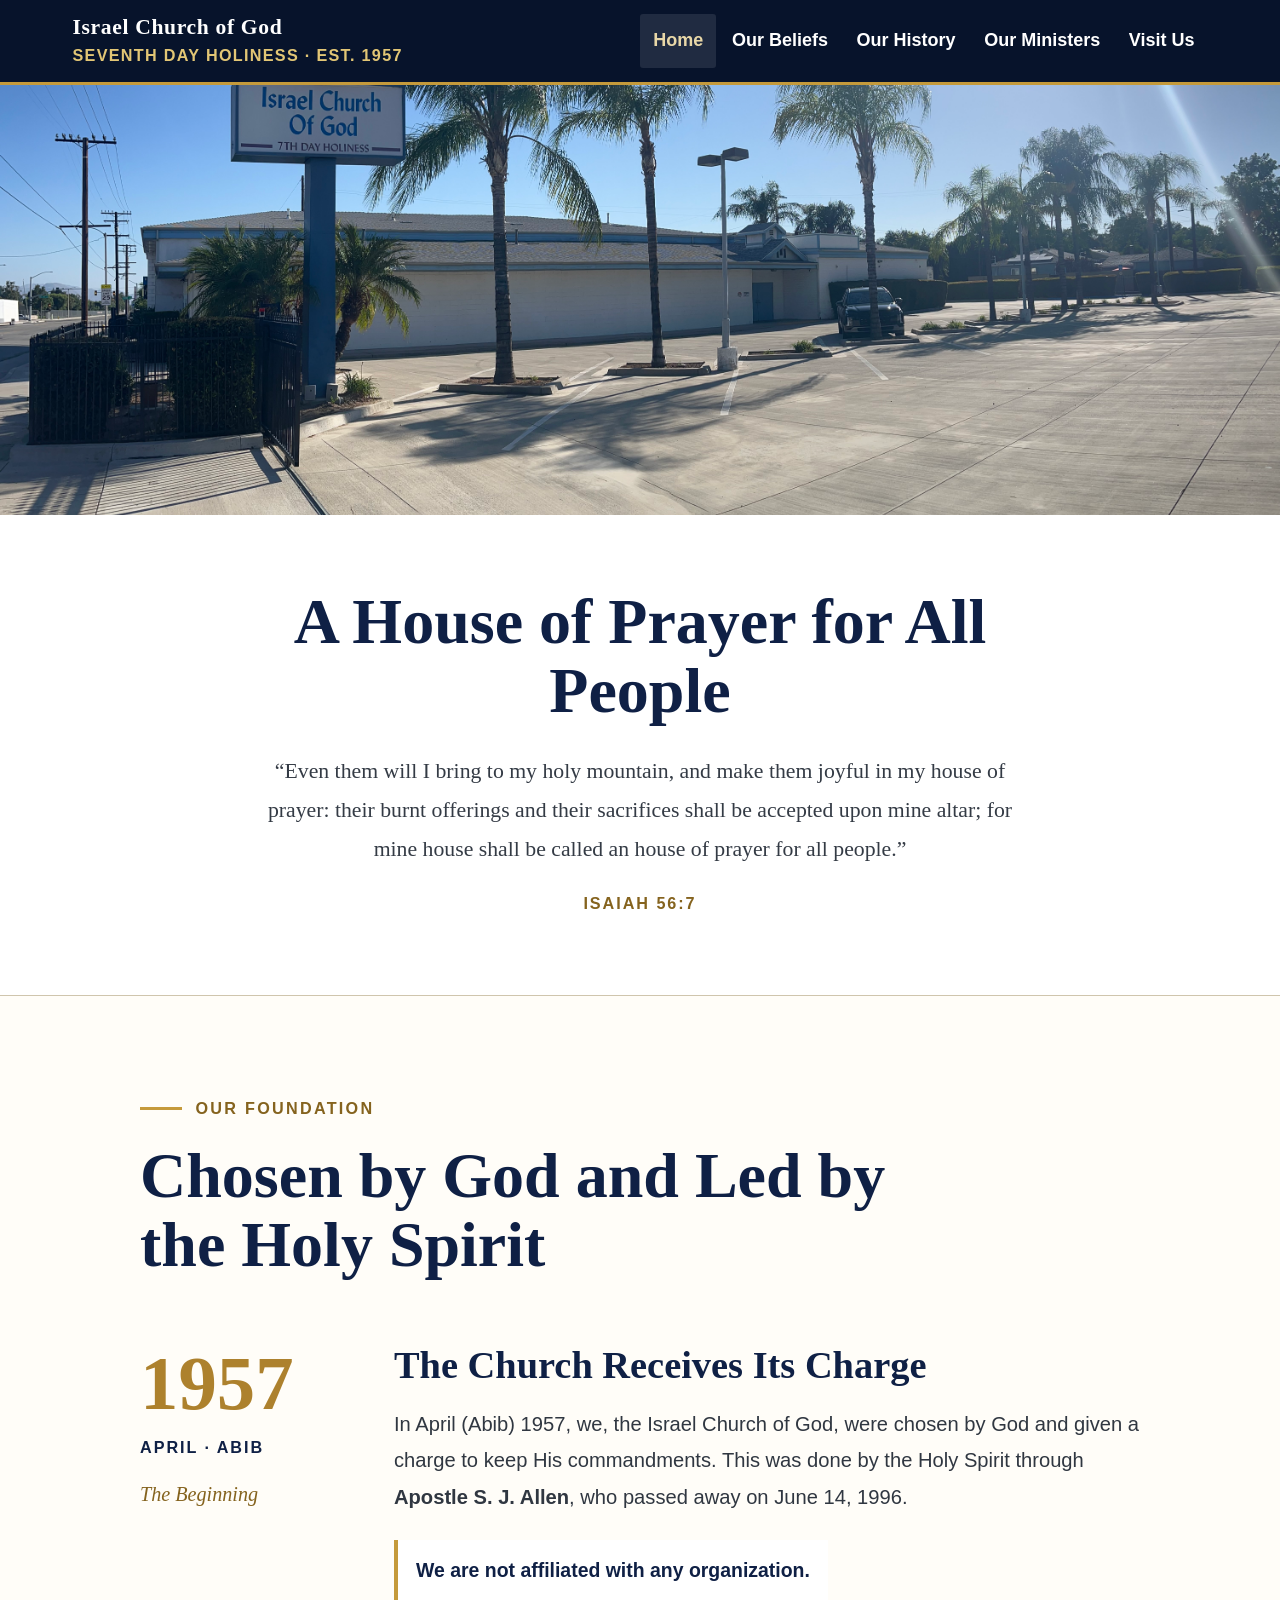
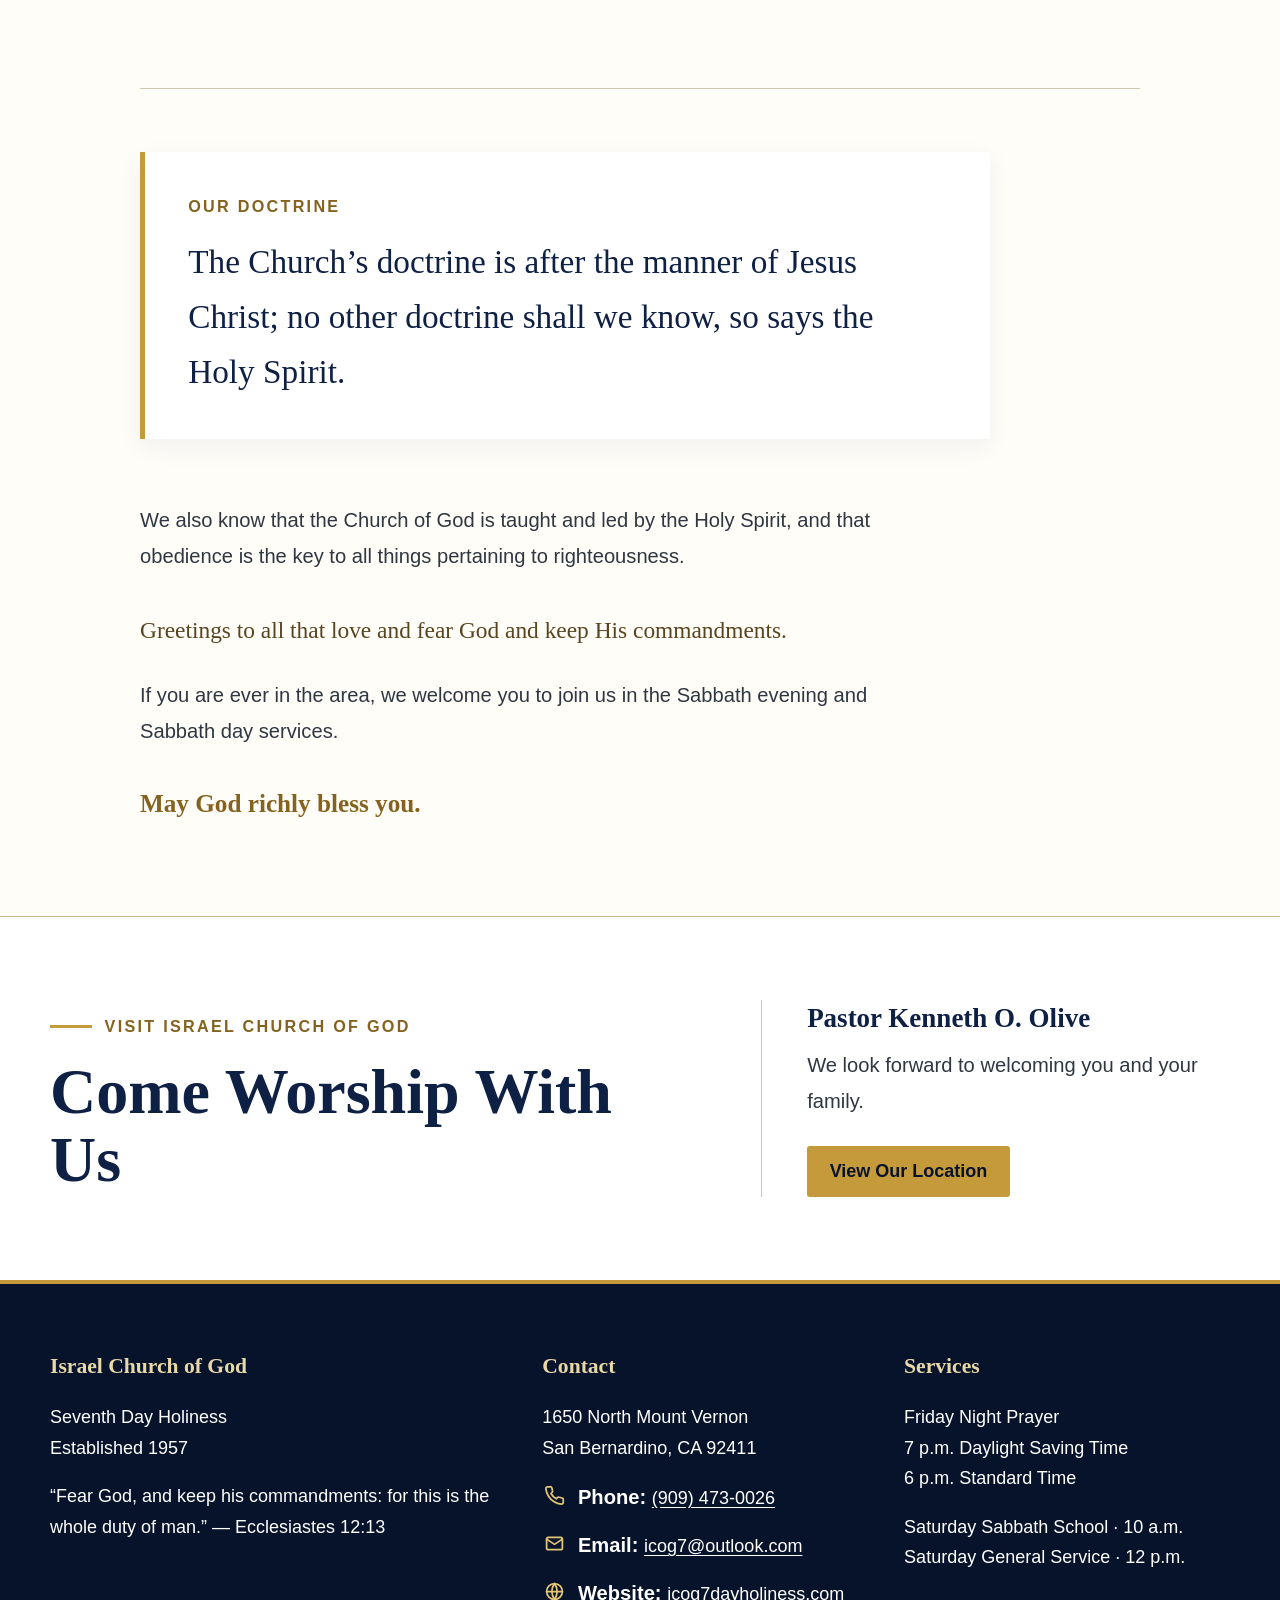
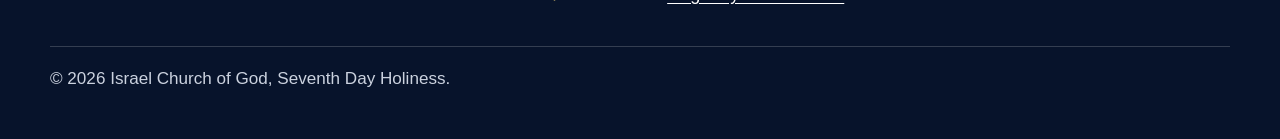
<file: index.html>
<!doctype html>
<html lang="en">

<head>
<meta charset="utf-8">
<meta name="viewport" content="width=device-width,initial-scale=1">

<title>Home | Israel Church of God</title>

<meta
  name="description"
  content="Welcome to Israel Church of God, Seventh Day Holiness, in San Bernardino, California."
>

<link rel="stylesheet" href="assets/styles.css">

<link
  rel="icon"
  href="assets/images/church-icon.svg"
  type="image/svg+xml"
>

<style>

  /* =========================================================
     LOW-VISION ACCESSIBILITY BASE
  ========================================================= */

  html {
    font-size:18px;
  }

  body {
    font-size:1.12rem;
    line-height:1.75;
  }

  p,
  li {
    line-height:1.75;
  }

  a {
    text-underline-offset:.18em;
  }

  nav a {
    font-size:1rem !important;
    font-weight:700;
  }

  .btn {
    min-height:48px;
    padding:.8rem 1.25rem !important;
    font-size:1rem !important;
    font-weight:700;
    line-height:1.25;
  }

  /* =========================================================
     HEADER
  ========================================================= */

  .brand {
    display:flex;
    align-items:center;
  }

  .brand strong {
    display:block;
    color:#ffffff !important;
    font-size:1.2rem;
    line-height:1.2;
  }

  .brand span {
    display:block;
    margin-top:.2rem;
    color:#e2c675 !important;
    font-size:.9rem;
    font-weight:bold;
    letter-spacing:.08em;
    line-height:1.4;
  }

  .menu-btn {
    font-size:1rem !important;
    min-height:48px;
    padding:.65rem 1rem;
  }

  /* =========================================================
     HOME BANNER
  ========================================================= */

  .home-banner {
    width:100%;
    height:430px;
    margin:0;
    padding:0;
    overflow:hidden;
    background:#ffffff;
  }

  .home-banner-image {
    display:block;
    width:100%;
    height:100%;
    margin:0;
    padding:0;
    object-fit:cover;
    object-position:center 58%;
    filter:none;
    opacity:1;
    box-shadow:none;
  }

  /* =========================================================
     HOUSE OF PRAYER
  ========================================================= */

  .prayer-section {
    padding:4rem 0 4.25rem;
    background:#ffffff;
    border-bottom:1px solid #cfc5ad;
  }

  .prayer-inner {
    max-width:900px;
    margin:0 auto;
    text-align:center;
  }

  .prayer-title,
  .foundation-heading h2 {
    max-width:800px;
    margin:0;
    color:#0f2045;
    font-family:Georgia, "Times New Roman", serif;
    font-size:clamp(2.5rem,5vw,4.15rem);
    font-weight:bold;
    line-height:1.08;
  }

  .prayer-title {
    margin:0 auto 1.5rem;
  }

  .prayer-quote {
    max-width:790px;
    margin:0 auto;
    color:#343b45;
    font-family:Georgia, "Times New Roman", serif;
    font-size:clamp(1.12rem,1.7vw,1.4rem);
    line-height:1.8;
  }

  .prayer-quote cite {
    display:block;
    margin-top:1.1rem;
    color:#85631e;
    font-family:Arial, Helvetica, sans-serif;
    font-size:.9rem;
    font-style:normal;
    font-weight:800;
    letter-spacing:.12em;
    text-transform:uppercase;
  }

  /* =========================================================
     FOUNDATION
  ========================================================= */

  .foundation-section {
    padding:5rem 0;
    background:#fffdf8;
  }

  .foundation-inner {
    max-width:1000px;
    margin:0 auto;
  }

  .foundation-heading {
    max-width:820px;
    margin-bottom:3.5rem;
  }

  .foundation-label {
    display:inline-flex;
    align-items:center;
    gap:.75rem;
    margin-bottom:1rem;
    color:#85631e;
    font-size:.9rem;
    font-weight:800;
    letter-spacing:.14em;
    text-transform:uppercase;
  }

  .foundation-label::before {
    content:"";
    width:42px;
    height:3px;
    background:#c59a3b;
  }

  /* =========================================================
     FOUNDATION STORY
  ========================================================= */

  .foundation-story {
    display:grid;
    grid-template-columns:190px minmax(0,1fr);
    gap:clamp(2rem,5vw,4.5rem);
    align-items:start;
    padding:0 0 3.5rem;
    border-bottom:1px solid #cfc5ad;
  }

  .foundation-date {
    padding-top:.25rem;
  }

  .foundation-year {
    display:block;
    color:#ad812d;
    font-family:Georgia, "Times New Roman", serif;
    font-size:clamp(3.4rem,6vw,5rem);
    font-weight:bold;
    line-height:1;
  }

  .foundation-month {
    display:block;
    margin-top:.65rem;
    color:#0f2045;
    font-size:.9rem;
    font-weight:800;
    letter-spacing:.12em;
    line-height:1.5;
    text-transform:uppercase;
  }

  .foundation-beginning {
    display:block;
    margin-top:1.1rem;
    color:#85631e;
    font-family:Georgia, "Times New Roman", serif;
    font-size:1.12rem;
    font-style:italic;
    line-height:1.5;
  }

  .foundation-story-copy h3 {
    margin:0 0 1rem;
    color:#0f2045;
    font-size:clamp(1.65rem,3vw,2.25rem);
    line-height:1.2;
  }

  .foundation-story-copy p {
    max-width:70ch;
    margin:0 0 1.4rem;
    color:#303741;
    font-size:1.12rem;
    line-height:1.8;
  }

  .independent-statement {
    display:inline-block;
    margin-top:.35rem;
    padding:.7rem 1rem;
    border-left:4px solid #c59a3b;
    color:#0f2045 !important;
    font-size:1.08rem !important;
    font-weight:800;
    background:#ffffff;
  }

  /* =========================================================
     DOCTRINE
  ========================================================= */

  .foundation-doctrine {
    max-width:850px;
    margin:3.5rem 0;
    padding:2.2rem 2.4rem;
    background:#ffffff;
    border-left:5px solid #c59a3b;
    box-shadow:0 8px 24px rgba(15,32,69,.06);
  }

  .doctrine-label {
    margin-bottom:.8rem;
    color:#85631e;
    font-size:.9rem;
    font-weight:800;
    letter-spacing:.14em;
    text-transform:uppercase;
  }

  .foundation-doctrine blockquote {
    margin:0;
    color:#0f2045;
    font-family:Georgia, "Times New Roman", serif;
    font-size:clamp(1.35rem,2.6vw,1.9rem);
    line-height:1.65;
  }

  /* =========================================================
     FOUNDATION CLOSING
  ========================================================= */

  .foundation-closing {
    max-width:820px;
  }

  .foundation-closing p {
    max-width:70ch;
    margin:0 0 1.45rem;
    color:#303741;
    font-size:1.12rem;
    line-height:1.8;
  }

  .foundation-greeting {
    margin-top:2rem !important;
    color:#594420 !important;
    font-family:Georgia, "Times New Roman", serif;
    font-size:1.3rem !important;
    line-height:1.7 !important;
  }

  .foundation-blessing {
    display:inline-block;
    margin-top:.4rem;
    color:#85631e;
    font-family:Georgia, "Times New Roman", serif;
    font-size:1.4rem;
    font-weight:bold;
  }

  /* =========================================================
     COME WORSHIP WITH US
  ========================================================= */

  .visit-section {
    background:#ffffff;
    border-top:1px solid #c9b98f;
  }

  .visit-layout {
    display:grid;
    grid-template-columns:1.15fr .85fr;
    gap:clamp(2rem,6vw,5rem);
    align-items:center;
  }

  .visit-label {
    display:inline-flex;
    align-items:center;
    gap:.7rem;
    margin-bottom:1rem;
    color:#85631e;
    font-size:.9rem;
    font-weight:800;
    letter-spacing:.14em;
    text-transform:uppercase;
  }

  .visit-label::before {
    content:"";
    width:42px;
    height:3px;
    background:#c59a3b;
  }

  .visit-copy h2 {
    max-width:700px;
    margin:0;
    color:#0f2045;
    font-size:clamp(2.7rem,5vw,4.8rem);
    line-height:1.06;
  }

  .visit-details {
    padding-left:2.5rem;
    border-left:1px solid #cfc5ad;
  }

  .visit-details strong {
    display:block;
    margin-bottom:.65rem;
    color:#0f2045;
    font-family:Georgia, "Times New Roman", serif;
    font-size:1.5rem;
    line-height:1.35;
  }

  .visit-details p {
    margin:0 0 1.5rem;
    color:#303741;
    font-size:1.12rem;
    line-height:1.75;
  }

  /* =========================================================
     FOOTER ACCESSIBILITY
  ========================================================= */

  footer h3 {
    font-size:1.2rem !important;
    line-height:1.3;
  }

  footer p,
  footer a {
    font-size:1rem !important;
    line-height:1.7;
  }

  .copyright {
    font-size:.95rem !important;
    line-height:1.6;
  }

  /* =========================================================
     FOOTER CONTACT ITEMS
  ========================================================= */

  .footer-contact-list {
    display:flex;
    flex-direction:column;
    gap:.85rem;
    margin-top:1rem;
  }

  .footer-contact-item {
    display:flex;
    align-items:flex-start;
    gap:.65rem;
    line-height:1.6;
  }

  .footer-contact-icon {
    display:inline-flex;
    width:24px;
    height:24px;
    flex:0 0 24px;
    align-items:center;
    justify-content:center;
    margin-top:.15rem;
    color:#e2c675;
  }

  .footer-contact-icon svg {
    display:block;
    width:21px;
    height:21px;
    fill:none;
    stroke:currentColor;
    stroke-width:2;
    stroke-linecap:round;
    stroke-linejoin:round;
  }

  .footer-contact-text {
    min-width:0;
  }

  .footer-contact-label {
    color:#ffffff;
    font-weight:800;
  }

  .footer-contact-item a {
    overflow-wrap:anywhere;
  }

  /* =========================================================
     FOCUS VISIBILITY
  ========================================================= */

  a:focus-visible,
  button:focus-visible {
    outline:3px solid #f1c75b;
    outline-offset:4px;
  }

  /* =========================================================
     RESPONSIVE
  ========================================================= */

  @media(max-width:1100px) {

    .home-banner {
      height:390px;
    }

    .home-banner-image {
      object-position:center 56%;
    }

  }

  @media(max-width:900px) {

    .foundation-story {
      grid-template-columns:150px minmax(0,1fr);
      gap:2.5rem;
    }

    .visit-layout {
      grid-template-columns:1fr;
    }

    .visit-details {
      padding-top:2rem;
      padding-left:0;
      border-top:1px solid #cfc5ad;
      border-left:0;
    }

  }

  @media(max-width:700px) {

    .home-banner {
      height:auto;
    }

    .home-banner-image {
      width:100%;
      height:auto;
      object-fit:contain;
      object-position:center;
    }

    .prayer-section {
      padding:3.25rem 0 3.5rem;
    }

    .foundation-section {
      padding:4rem 0;
    }

    .foundation-heading {
      margin-bottom:2.75rem;
    }

    .foundation-story {
      grid-template-columns:1fr;
      gap:1.5rem;
    }

    .foundation-date {
      padding-bottom:1.5rem;
      border-bottom:1px solid #d9cfb9;
    }

    .foundation-year {
      font-size:3.8rem;
    }

    .foundation-month,
    .foundation-beginning {
      display:inline-block;
      margin-right:1rem;
    }

  }

  @media(max-width:560px) {

    html {
      font-size:17px;
    }

    .brand strong {
      font-size:1.08rem;
      color:#ffffff !important;
    }

    .brand span {
      font-size:.88rem;
      letter-spacing:.06em;
    }

    .prayer-title,
    .foundation-heading h2 {
      font-size:clamp(2.35rem,10vw,3rem);
    }

    .foundation-doctrine {
      padding:1.7rem 1.45rem;
    }

    .foundation-story-copy p,
    .foundation-closing p,
    .visit-details p {
      font-size:1.12rem;
    }

    footer p,
    footer a {
      font-size:1rem !important;
    }

  }

</style>
</head>

<body>

<a class="skip" href="#main">
Skip to main content
</a>

<header>

<div class="header-inner">

<a class="brand" href="index.html">

<div>

<strong>
Israel Church of God
</strong>

<span>
SEVENTH DAY HOLINESS · EST. 1957
</span>

</div>

</a>

<button
  class="menu-btn"
  type="button"
  aria-expanded="false"
>
Menu
</button>

<nav aria-label="Primary navigation">

<ul>

<li>
<a
  href="index.html"
  aria-current="page"
>
Home
</a>
</li>

<li>
<a href="beliefs.html">
Our Beliefs
</a>
</li>

<li>
<a href="history.html">
Our History
</a>
</li>

<li>
<a href="ministers.html">
Our Ministers
</a>
</li>

<li>
<a href="visit.html">
Visit Us
</a>
</li>

</ul>

</nav>

</div>

</header>

<main id="main">

<!-- CHURCH BANNER -->

<section
  class="home-banner"
  aria-label="Israel Church of God"
>

<img
  class="home-banner-image"
  src="assets/images/church-banner-wide-002.jpeg"
  alt="Israel Church of God, church sign, and grounds in San Bernardino"
>

</section>

<!-- HOUSE OF PRAYER -->

<section class="prayer-section">

<div class="container">

<div class="prayer-inner">

<h1 class="prayer-title">
A House of Prayer for All People
</h1>

<blockquote class="prayer-quote">

“Even them will I bring to my holy mountain, and make them
joyful in my house of prayer: their burnt offerings and their
sacrifices shall be accepted upon mine altar; for mine house
shall be called an house of prayer for all people.”

<cite>
Isaiah 56:7
</cite>

</blockquote>

</div>

</div>

</section>

<!-- OUR FOUNDATION -->

<section class="foundation-section">

<div class="container">

<div class="foundation-inner">

<div class="foundation-heading">

<div class="foundation-label">
Our Foundation
</div>

<h2>
Chosen by God and Led by the Holy Spirit
</h2>

</div>

<div class="foundation-story">

<div class="foundation-date">

<span class="foundation-year">
1957
</span>

<span class="foundation-month">
April · Abib
</span>

<span class="foundation-beginning">
The Beginning
</span>

</div>

<div class="foundation-story-copy">

<h3>
The Church Receives Its Charge
</h3>

<p>
In April (Abib) 1957, we, the Israel Church of God, were chosen
by God and given a charge to keep His commandments. This was
done by the Holy Spirit through
<strong>Apostle S. J. Allen</strong>, who passed away on
June 14, 1996.
</p>

<p class="independent-statement">
We are not affiliated with any organization.
</p>

</div>

</div>

<!-- OUR DOCTRINE -->

<div class="foundation-doctrine">

<div class="doctrine-label">
Our Doctrine
</div>

<blockquote>
The Church’s doctrine is after the manner of Jesus Christ; no
other doctrine shall we know, so says the Holy Spirit.
</blockquote>

</div>

<!-- FOUNDATION CLOSING -->

<div class="foundation-closing">

<p>
We also know that the Church of God is taught and led by the
Holy Spirit, and that obedience is the key to all things
pertaining to righteousness.
</p>

<p class="foundation-greeting">
Greetings to all that love and fear God and keep His
commandments.
</p>

<p>
If you are ever in the area, we welcome you to join us in the
Sabbath evening and Sabbath day services.
</p>

<span class="foundation-blessing">
May God richly bless you.
</span>

</div>

</div>

</div>

</section>

<!-- COME WORSHIP WITH US -->

<section class="section visit-section">

<div class="container">

<div class="visit-layout">

<div class="visit-copy">

<div class="visit-label">
Visit Israel Church of God
</div>

<h2>
Come Worship With Us
</h2>

</div>

<div class="visit-details">

<strong>
Pastor Kenneth O. Olive
</strong>

<p>
We look forward to welcoming you and your family.
</p>

<a
  class="btn btn-gold"
  href="visit.html"
>
View Our Location
</a>

</div>

</div>

</div>

</section>

</main>

<footer>

<div class="footer-grid">

<div>

<h3>
Israel Church of God
</h3>

<p>
Seventh Day Holiness<br>
Established 1957
</p>

<p>
“Fear God, and keep his commandments: for this is the whole
duty of man.” — Ecclesiastes 12:13
</p>

</div>

<div>

<h3>
Contact
</h3>

<p>
1650 North Mount Vernon<br>
San Bernardino, CA 92411
</p>

<div class="footer-contact-list">

<div class="footer-contact-item">

<span
  class="footer-contact-icon"
  aria-hidden="true"
>
<svg viewBox="0 0 24 24">
  <path d="M22 16.92v3a2 2 0 0 1-2.18 2 19.79 19.79 0 0 1-8.63-3.07 19.5 19.5 0 0 1-6-6A19.79 19.79 0 0 1 2.12 4.18 2 2 0 0 1 4.11 2h3a2 2 0 0 1 2 1.72c.12.9.33 1.78.62 2.63a2 2 0 0 1-.45 2.11L8 9.73a16 16 0 0 0 6 6l1.27-1.27a2 2 0 0 1 2.11-.45c.85.29 1.73.5 2.63.62A2 2 0 0 1 22 16.92z"/>
</svg>
</span>

<div class="footer-contact-text">
<span class="footer-contact-label">Phone:</span>
<a href="tel:+19094730026">
(909) 473-0026
</a>
</div>

</div>

<div class="footer-contact-item">

<span
  class="footer-contact-icon"
  aria-hidden="true"
>
<svg viewBox="0 0 24 24">
  <rect x="3" y="5" width="18" height="14" rx="2"/>
  <path d="m3 7 9 6 9-6"/>
</svg>
</span>

<div class="footer-contact-text">
<span class="footer-contact-label">Email:</span>
<a href="mailto:icog7@outlook.com">
icog7@outlook.com
</a>
</div>

</div>

<div class="footer-contact-item">

<span
  class="footer-contact-icon"
  aria-hidden="true"
>
<svg viewBox="0 0 24 24">
  <circle cx="12" cy="12" r="9"/>
  <path d="M3 12h18"/>
  <path d="M12 3a15 15 0 0 1 0 18"/>
  <path d="M12 3a15 15 0 0 0 0 18"/>
</svg>
</span>

<div class="footer-contact-text">
<span class="footer-contact-label">Website:</span>
<a
  href="https://icog7dayholiness.com"
  target="_blank"
  rel="noopener"
>
icog7dayholiness.com
</a>
</div>

</div>

</div>

</div>

<div>

<h3>
Services
</h3>

<p>
Friday Night Prayer<br>
7 p.m. Daylight Saving Time<br>
6 p.m. Standard Time
</p>

<p>
Saturday Sabbath School · 10 a.m.<br>
Saturday General Service · 12 p.m.
</p>

</div>

</div>

<div class="copyright">
© <span data-year></span>
Israel Church of God, Seventh Day Holiness.
</div>

</footer>

<script src="assets/script.js"></script>

</body>
</html>
</file>
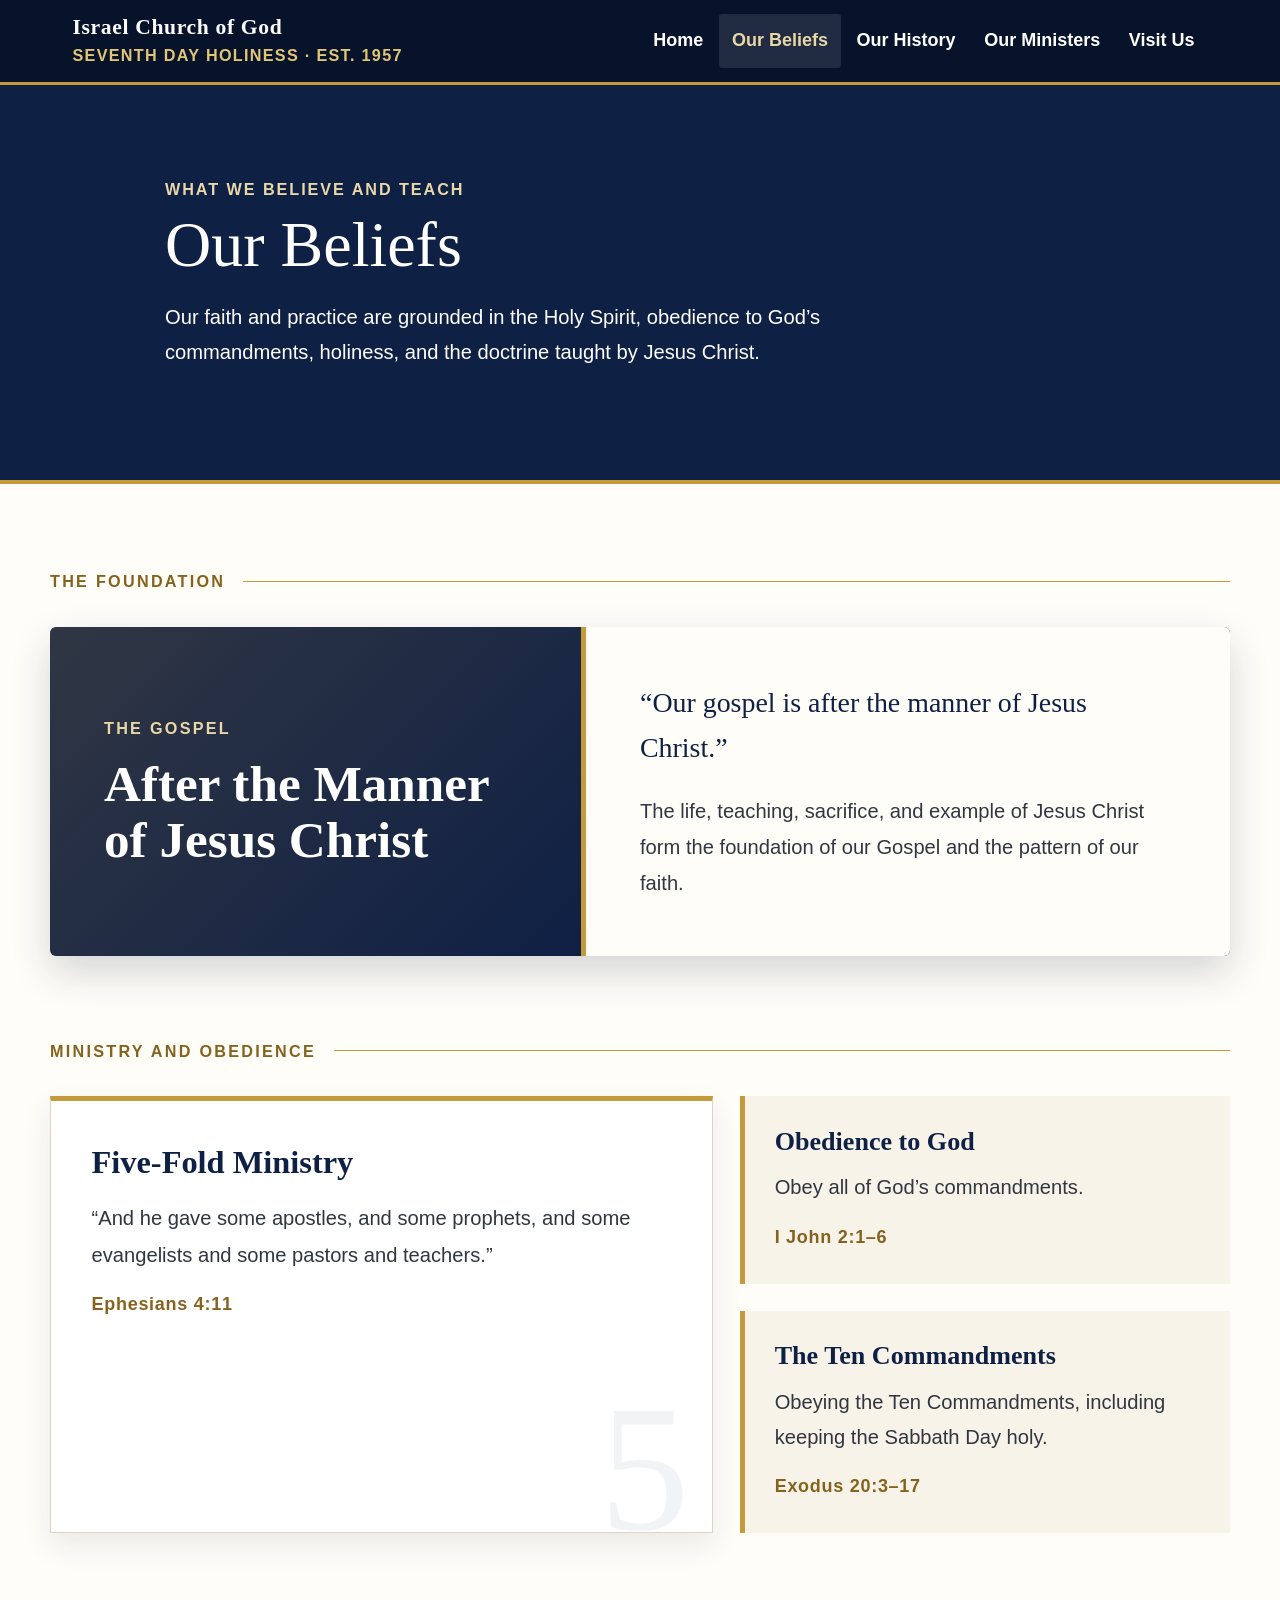
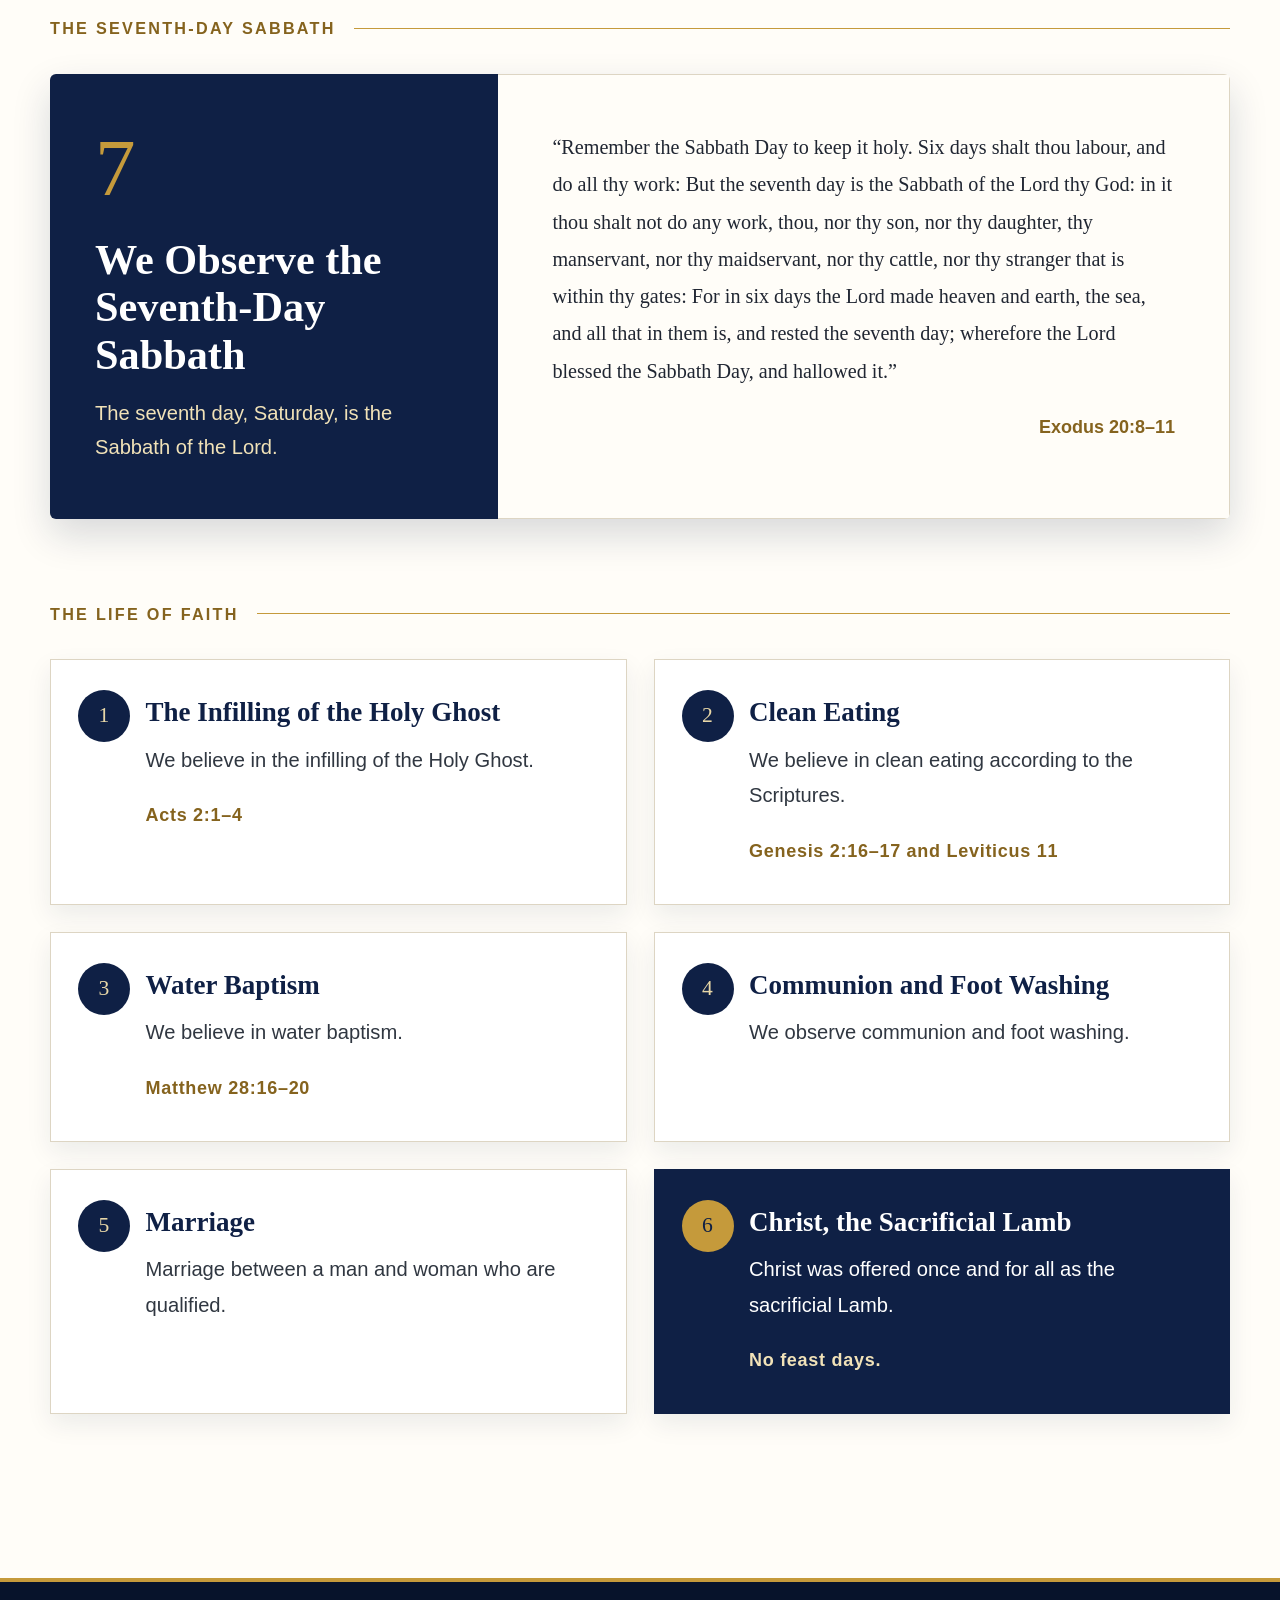
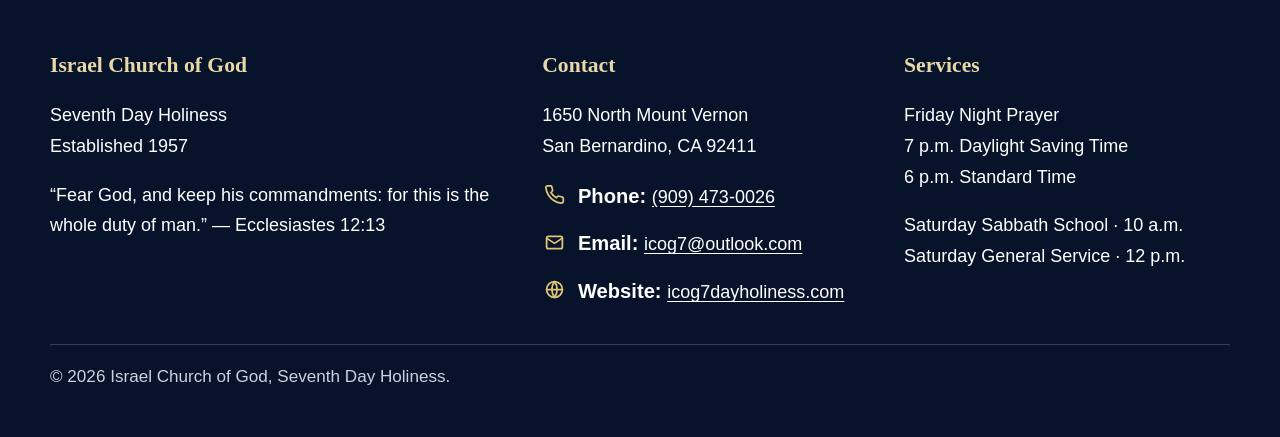
<file: beliefs.html>
<!doctype html>
<html lang="en">

<head>
<meta charset="utf-8">
<meta name="viewport" content="width=device-width,initial-scale=1">

<title>Our Beliefs | Israel Church of God</title>

<meta
  name="description"
  content="Learn about the beliefs of Israel Church of God, Seventh Day Holiness."
>

<link rel="stylesheet" href="assets/styles.css">

<link
  rel="icon"
  href="assets/images/church-icon.svg"
  type="image/svg+xml"
>

<style>

  /* =========================================================
     LOW-VISION ACCESSIBILITY BASE
  ========================================================= */

  html {
    font-size:18px;
  }

  body {
    font-size:1.12rem;
    line-height:1.75;
  }

  p,
  li {
    line-height:1.75;
  }

  a {
    text-underline-offset:.18em;
  }

  nav a {
    font-size:1rem !important;
    font-weight:700;
  }

  .btn {
    min-height:48px;
    padding:.8rem 1.25rem !important;
    font-size:1rem !important;
    font-weight:700;
    line-height:1.25;
  }

  /* =========================================================
     HEADER
  ========================================================= */

  .brand {
    display:flex;
    align-items:center;
  }

  .brand strong {
    display:block;
    color:#ffffff !important;
    font-size:1.2rem;
    line-height:1.2;
  }

  .brand span {
    display:block;
    margin-top:.2rem;
    color:#e2c675 !important;
    font-size:.9rem;
    font-weight:bold;
    letter-spacing:.08em;
    line-height:1.4;
  }

  .menu-btn {
    min-height:48px;
    padding:.65rem 1rem;
    font-size:1rem !important;
  }

  /* =========================================================
     PAGE HERO
  ========================================================= */

  .page-hero .eyebrow {
    font-size:.9rem !important;
    font-weight:800;
    letter-spacing:.12em;
  }

  .page-hero h1 {
    line-height:1.08;
  }

  .page-hero p {
    max-width:760px;
    font-size:1.12rem !important;
    line-height:1.75;
  }

  /* =========================================================
     BELIEF SECTIONS
  ========================================================= */

  .belief-section {
    margin-bottom:4.5rem;
  }

  .section-label {
    display:flex;
    align-items:center;
    gap:1rem;
    margin-bottom:1.75rem;
  }

  .section-label::after {
    content:"";
    flex:1;
    height:1px;
    background:#c59a3b;
  }

  .section-label span {
    color:#85631e;
    font-size:.9rem;
    font-weight:800;
    letter-spacing:.14em;
    text-transform:uppercase;
  }

  /* =========================================================
     THE GOSPEL
  ========================================================= */

  .gospel-feature {
    display:grid;
    grid-template-columns:.9fr 1.1fr;
    overflow:hidden;
    background:#0f2045;
    color:white;
    border-radius:6px;
    box-shadow:0 16px 38px rgba(15,32,69,.18);
  }

  .gospel-heading {
    display:flex;
    flex-direction:column;
    justify-content:center;
    padding:3rem;
    background:
      linear-gradient(
        135deg,
        rgba(197,154,59,.18),
        rgba(15,32,69,0)
      );
  }

  .gospel-heading .small-title {
    margin-bottom:.75rem;
    color:#e8d7a7;
    font-size:.9rem;
    font-weight:800;
    letter-spacing:.14em;
    text-transform:uppercase;
  }

  .gospel-heading h2 {
    margin:0;
    color:white;
    font-size:clamp(2.2rem,4vw,3.5rem);
    line-height:1.1;
  }

  .gospel-content {
    display:flex;
    flex-direction:column;
    justify-content:center;
    padding:3rem;
    background:#fffdf8;
    color:#202632;
    border-left:5px solid #c59a3b;
  }

  .gospel-content blockquote {
    margin:0;
    color:#0f2045;
    font-family:Georgia, "Times New Roman", serif;
    font-size:1.55rem;
    line-height:1.6;
  }

  .gospel-content p {
    margin:1.25rem 0 0;
    color:#303741;
    font-size:1.12rem;
    line-height:1.8;
  }

  /* =========================================================
     MINISTRY & OBEDIENCE
  ========================================================= */

  .ministry-obedience {
    display:grid;
    grid-template-columns:1.15fr .85fr;
    gap:1.5rem;
  }

  .feature-belief {
    position:relative;
    padding:2.25rem;
    overflow:hidden;
    background:#ffffff;
    border:1px solid #ddd5c3;
    border-top:5px solid #c59a3b;
    box-shadow:0 12px 28px rgba(15,32,69,.09);
  }

  .feature-belief::after {
    content:"5";
    position:absolute;
    right:1.25rem;
    bottom:-1.5rem;
    color:rgba(15,32,69,.055);
    font-family:Georgia, "Times New Roman", serif;
    font-size:10rem;
    line-height:1;
  }

  .feature-belief h3 {
    position:relative;
    z-index:1;
    margin:0 0 1rem;
    color:#0f2045;
    font-size:1.8rem;
    line-height:1.25;
  }

  .feature-belief p {
    position:relative;
    z-index:1;
    max-width:620px;
    margin:0;
    color:#303741;
    font-size:1.12rem;
    line-height:1.8;
  }

  .scripture-reference {
    position:relative;
    z-index:1;
    display:inline-block;
    margin-top:1rem;
    color:#85631e;
    font-size:1rem;
    font-weight:800;
    letter-spacing:.04em;
    line-height:1.5;
  }

  .obedience-stack {
    display:grid;
    gap:1.5rem;
  }

  .obedience-item {
    padding:1.65rem;
    background:#f7f3e8;
    border-left:5px solid #c59a3b;
  }

  .obedience-item h3 {
    margin:0 0 .65rem;
    color:#0f2045;
    font-size:1.45rem;
    line-height:1.25;
  }

  .obedience-item p {
    margin:0;
    color:#303741;
    font-size:1.12rem;
    line-height:1.75;
  }

  /* =========================================================
     SABBATH
  ========================================================= */

  .sabbath-section {
    display:grid;
    grid-template-columns:.38fr .62fr;
    overflow:hidden;
    border-radius:6px;
    box-shadow:0 16px 38px rgba(15,32,69,.16);
  }

  .sabbath-heading {
    display:flex;
    flex-direction:column;
    justify-content:center;
    padding:3rem 2.5rem;
    background:#0f2045;
    color:white;
  }

  .sabbath-heading .number {
    margin-bottom:1.5rem;
    color:#c59a3b;
    font-family:Georgia, "Times New Roman", serif;
    font-size:4.5rem;
    line-height:1;
  }

  .sabbath-heading h2 {
    margin:0;
    color:white;
    font-size:2.35rem;
    line-height:1.12;
  }

  .sabbath-heading p {
    margin:1rem 0 0;
    color:#f1e2b8;
    font-size:1.12rem;
    line-height:1.7;
  }

  .sabbath-text {
    padding:3rem;
    background:#fffdf8;
    border:1px solid #ddd5c3;
    border-left:0;
  }

  .sabbath-text blockquote {
    margin:0;
    color:#202632;
    font-family:Georgia, "Times New Roman", serif;
    font-size:1.12rem;
    line-height:1.85;
  }

  .sabbath-reference {
    margin-top:1.25rem;
    color:#85631e;
    font-size:1rem;
    font-weight:800;
    text-align:right;
  }

  /* =========================================================
     LIFE OF FAITH
  ========================================================= */

  .faith-path {
    position:relative;
    display:grid;
    grid-template-columns:repeat(2,1fr);
    gap:1.5rem;
  }

  .faith-item {
    position:relative;
    min-height:210px;
    padding:2rem 2rem 2rem 5.25rem;
    background:#ffffff;
    border:1px solid #ddd5c3;
    box-shadow:0 10px 24px rgba(15,32,69,.08);
  }

  .faith-number {
    position:absolute;
    top:1.65rem;
    left:1.5rem;
    display:grid;
    width:52px;
    height:52px;
    place-items:center;
    border-radius:50%;
    background:#0f2045;
    color:#e8d7a7;
    font-family:Georgia, "Times New Roman", serif;
    font-size:1.2rem;
  }

  .faith-item h3 {
    margin:0 0 .7rem;
    color:#0f2045;
    font-size:1.5rem;
    line-height:1.25;
  }

  .faith-item p {
    margin:.35rem 0;
    color:#303741;
    font-size:1.12rem;
    line-height:1.75;
  }

  .faith-item.featured-final {
    background:#0f2045;
    color:white;
    border-color:#0f2045;
  }

  .faith-item.featured-final h3 {
    color:white;
  }

  .faith-item.featured-final p {
    color:#ffffff;
  }

  .faith-item.featured-final .faith-number {
    background:#c59a3b;
    color:#0f2045;
  }

  .faith-item.featured-final .scripture-reference {
    color:#f1e2b8;
  }

  /* =========================================================
     FOOTER ACCESSIBILITY
  ========================================================= */

  footer h3 {
    font-size:1.2rem !important;
    line-height:1.3;
  }

  footer p,
  footer a {
    font-size:1rem !important;
    line-height:1.7;
  }

  .copyright {
    font-size:.95rem !important;
    line-height:1.6;
  }

  /* =========================================================
     FOOTER CONTACT ITEMS
  ========================================================= */

  .footer-contact-list {
    display:flex;
    flex-direction:column;
    gap:.85rem;
    margin-top:1rem;
  }

  .footer-contact-item {
    display:flex;
    align-items:flex-start;
    gap:.65rem;
    line-height:1.6;
  }

  .footer-contact-icon {
    display:inline-flex;
    width:24px;
    height:24px;
    flex:0 0 24px;
    align-items:center;
    justify-content:center;
    margin-top:.15rem;
    color:#e2c675;
  }

  .footer-contact-icon svg {
    display:block;
    width:21px;
    height:21px;
    fill:none;
    stroke:currentColor;
    stroke-width:2;
    stroke-linecap:round;
    stroke-linejoin:round;
  }

  .footer-contact-text {
    min-width:0;
  }

  .footer-contact-label {
    color:#ffffff;
    font-weight:800;
  }

  .footer-contact-item a {
    overflow-wrap:anywhere;
  }

  /* =========================================================
     FOCUS VISIBILITY
  ========================================================= */

  a:focus-visible,
  button:focus-visible {
    outline:3px solid #f1c75b;
    outline-offset:4px;
  }

  /* =========================================================
     RESPONSIVE
  ========================================================= */

  @media (max-width:900px) {

    .gospel-feature,
    .ministry-obedience,
    .sabbath-section {
      grid-template-columns:1fr;
    }

    .gospel-content {
      border-left:0;
      border-top:5px solid #c59a3b;
    }

    .sabbath-text {
      border-left:1px solid #ddd5c3;
      border-top:0;
    }

  }

  @media (max-width:650px) {

    .faith-path {
      grid-template-columns:1fr;
    }

    .gospel-heading,
    .gospel-content,
    .sabbath-heading,
    .sabbath-text {
      padding:2rem;
    }

    .faith-item {
      padding:5rem 1.5rem 1.75rem;
    }

    .faith-number {
      top:1.35rem;
      left:1.5rem;
    }

  }

  @media (max-width:560px) {

    html {
      font-size:17px;
    }

    .brand strong {
      color:#ffffff !important;
      font-size:1.08rem;
    }

    .brand span {
      font-size:.88rem;
      letter-spacing:.06em;
    }

    .page-hero p,
    .gospel-content p,
    .feature-belief p,
    .obedience-item p,
    .sabbath-heading p,
    .sabbath-text blockquote,
    .faith-item p {
      font-size:1.12rem;
    }

    footer p,
    footer a {
      font-size:1rem !important;
    }

  }

</style>
</head>

<body>

<a class="skip" href="#main">
Skip to main content
</a>

<header>

<div class="header-inner">

<a class="brand" href="index.html">

<div>

<strong>
Israel Church of God
</strong>

<span>
SEVENTH DAY HOLINESS · EST. 1957
</span>

</div>

</a>

<button
  class="menu-btn"
  type="button"
  aria-expanded="false"
>
Menu
</button>

<nav aria-label="Primary navigation">

<ul>

<li>
<a href="index.html">
Home
</a>
</li>

<li>
<a href="beliefs.html" aria-current="page">
Our Beliefs
</a>
</li>

<li>
<a href="history.html">
Our History
</a>
</li>

<li>
<a href="ministers.html">
Our Ministers
</a>
</li>

<li>
<a href="visit.html">
Visit Us
</a>
</li>

</ul>

</nav>

</div>

</header>

<main id="main">

<!-- PAGE HERO -->

<section class="page-hero">

<div class="container">

<div class="eyebrow">
What We Believe and Teach
</div>

<h1>
Our Beliefs
</h1>

<p>
Our faith and practice are grounded in the Holy Spirit,
obedience to God’s commandments, holiness, and the doctrine
taught by Jesus Christ.
</p>

</div>

</section>

<!-- DETAILED BELIEFS -->

<section class="section">

<div class="container">

<!-- THE FOUNDATION -->

<section class="belief-section">

<div class="section-label">

<span>
The Foundation
</span>

</div>

<div class="gospel-feature">

<div class="gospel-heading">

<div class="small-title">
The Gospel
</div>

<h2>
After the Manner of Jesus Christ
</h2>

</div>

<div class="gospel-content">

<blockquote>
“Our gospel is after the manner of Jesus Christ.”
</blockquote>

<p>
The life, teaching, sacrifice, and example of Jesus Christ form
the foundation of our Gospel and the pattern of our faith.
</p>

</div>

</div>

</section>

<!-- MINISTRY AND OBEDIENCE -->

<section class="belief-section">

<div class="section-label">

<span>
Ministry and Obedience
</span>

</div>

<div class="ministry-obedience">

<article class="feature-belief">

<h3>
Five-Fold Ministry
</h3>

<p>
“And he gave some apostles, and some prophets, and some
evangelists and some pastors and teachers.”
</p>

<span class="scripture-reference">
Ephesians 4:11
</span>

</article>

<div class="obedience-stack">

<article class="obedience-item">

<h3>
Obedience to God
</h3>

<p>
Obey all of God’s commandments.
</p>

<span class="scripture-reference">
I John 2:1–6
</span>

</article>

<article class="obedience-item">

<h3>
The Ten Commandments
</h3>

<p>
Obeying the Ten Commandments, including keeping the Sabbath
Day holy.
</p>

<span class="scripture-reference">
Exodus 20:3–17
</span>

</article>

</div>

</div>

</section>

<!-- SABBATH -->

<section class="belief-section">

<div class="section-label">

<span>
The Seventh-Day Sabbath
</span>

</div>

<div class="sabbath-section">

<div class="sabbath-heading">

<div class="number">
7
</div>

<h2>
We Observe the Seventh-Day Sabbath
</h2>

<p>
The seventh day, Saturday, is the Sabbath of the Lord.
</p>

</div>

<div class="sabbath-text">

<blockquote>
“Remember the Sabbath Day to keep it holy. Six days shalt thou
labour, and do all thy work: But the seventh day is the Sabbath
of the Lord thy God: in it thou shalt not do any work, thou, nor
thy son, nor thy daughter, thy manservant, nor thy maidservant,
nor thy cattle, nor thy stranger that is within thy gates: For
in six days the Lord made heaven and earth, the sea, and all
that in them is, and rested the seventh day; wherefore the Lord
blessed the Sabbath Day, and hallowed it.”
</blockquote>

<div class="sabbath-reference">
Exodus 20:8–11
</div>

</div>

</div>

</section>

<!-- LIFE OF FAITH -->

<section class="belief-section">

<div class="section-label">

<span>
The Life of Faith
</span>

</div>

<div class="faith-path">

<article class="faith-item">

<div class="faith-number">
1
</div>

<h3>
The Infilling of the Holy Ghost
</h3>

<p>
We believe in the infilling of the Holy Ghost.
</p>

<span class="scripture-reference">
Acts 2:1–4
</span>

</article>

<article class="faith-item">

<div class="faith-number">
2
</div>

<h3>
Clean Eating
</h3>

<p>
We believe in clean eating according to the Scriptures.
</p>

<span class="scripture-reference">
Genesis 2:16–17 and Leviticus 11
</span>

</article>

<article class="faith-item">

<div class="faith-number">
3
</div>

<h3>
Water Baptism
</h3>

<p>
We believe in water baptism.
</p>

<span class="scripture-reference">
Matthew 28:16–20
</span>

</article>

<article class="faith-item">

<div class="faith-number">
4
</div>

<h3>
Communion and Foot Washing
</h3>

<p>
We observe communion and foot washing.
</p>

</article>

<article class="faith-item">

<div class="faith-number">
5
</div>

<h3>
Marriage
</h3>

<p>
Marriage between a man and woman who are qualified.
</p>

</article>

<article class="faith-item featured-final">

<div class="faith-number">
6
</div>

<h3>
Christ, the Sacrificial Lamb
</h3>

<p>
Christ was offered once and for all as the sacrificial Lamb.
</p>

<span class="scripture-reference">
No feast days.
</span>

</article>

</div>

</section>

</div>

</section>

</main>

<footer>

<div class="footer-grid">

<div>

<h3>
Israel Church of God
</h3>

<p>
Seventh Day Holiness<br>
Established 1957
</p>

<p>
“Fear God, and keep his commandments: for this is the whole
duty of man.” — Ecclesiastes 12:13
</p>

</div>

<div>

<h3>
Contact
</h3>

<p>
1650 North Mount Vernon<br>
San Bernardino, CA 92411
</p>

<div class="footer-contact-list">

<!-- PHONE -->

<div class="footer-contact-item">

<span
  class="footer-contact-icon"
  aria-hidden="true"
>

<svg viewBox="0 0 24 24">
  <path d="M22 16.92v3a2 2 0 0 1-2.18 2 19.79 19.79 0 0 1-8.63-3.07 19.5 19.5 0 0 1-6-6A19.79 19.79 0 0 1 2.12 4.18 2 2 0 0 1 4.11 2h3a2 2 0 0 1 2 1.72c.12.9.33 1.78.62 2.63a2 2 0 0 1-.45 2.11L8 9.73a16 16 0 0 0 6 6l1.27-1.27a2 2 0 0 1 2.11-.45c.85.29 1.73.5 2.63.62A2 2 0 0 1 22 16.92z"/>
</svg>

</span>

<div class="footer-contact-text">

<span class="footer-contact-label">
Phone:
</span>

<a href="tel:+19094730026">
(909) 473-0026
</a>

</div>

</div>

<!-- EMAIL -->

<div class="footer-contact-item">

<span
  class="footer-contact-icon"
  aria-hidden="true"
>

<svg viewBox="0 0 24 24">
  <rect x="3" y="5" width="18" height="14" rx="2"/>
  <path d="m3 7 9 6 9-6"/>
</svg>

</span>

<div class="footer-contact-text">

<span class="footer-contact-label">
Email:
</span>

<a href="mailto:icog7@outlook.com">
icog7@outlook.com
</a>

</div>

</div>

<!-- WEBSITE -->

<div class="footer-contact-item">

<span
  class="footer-contact-icon"
  aria-hidden="true"
>

<svg viewBox="0 0 24 24">
  <circle cx="12" cy="12" r="9"/>
  <path d="M3 12h18"/>
  <path d="M12 3a15 15 0 0 1 0 18"/>
  <path d="M12 3a15 15 0 0 0 0 18"/>
</svg>

</span>

<div class="footer-contact-text">

<span class="footer-contact-label">
Website:
</span>

<a
  href="https://icog7dayholiness.com"
  target="_blank"
  rel="noopener"
>
icog7dayholiness.com
</a>

</div>

</div>

</div>

</div>

<div>

<h3>
Services
</h3>

<p>
Friday Night Prayer<br>
7 p.m. Daylight Saving Time<br>
6 p.m. Standard Time
</p>

<p>
Saturday Sabbath School · 10 a.m.<br>
Saturday General Service · 12 p.m.
</p>

</div>

</div>

<div class="copyright">
© <span data-year></span>
Israel Church of God, Seventh Day Holiness.
</div>

</footer>

<script src="assets/script.js"></script>

</body>
</html>
</file>
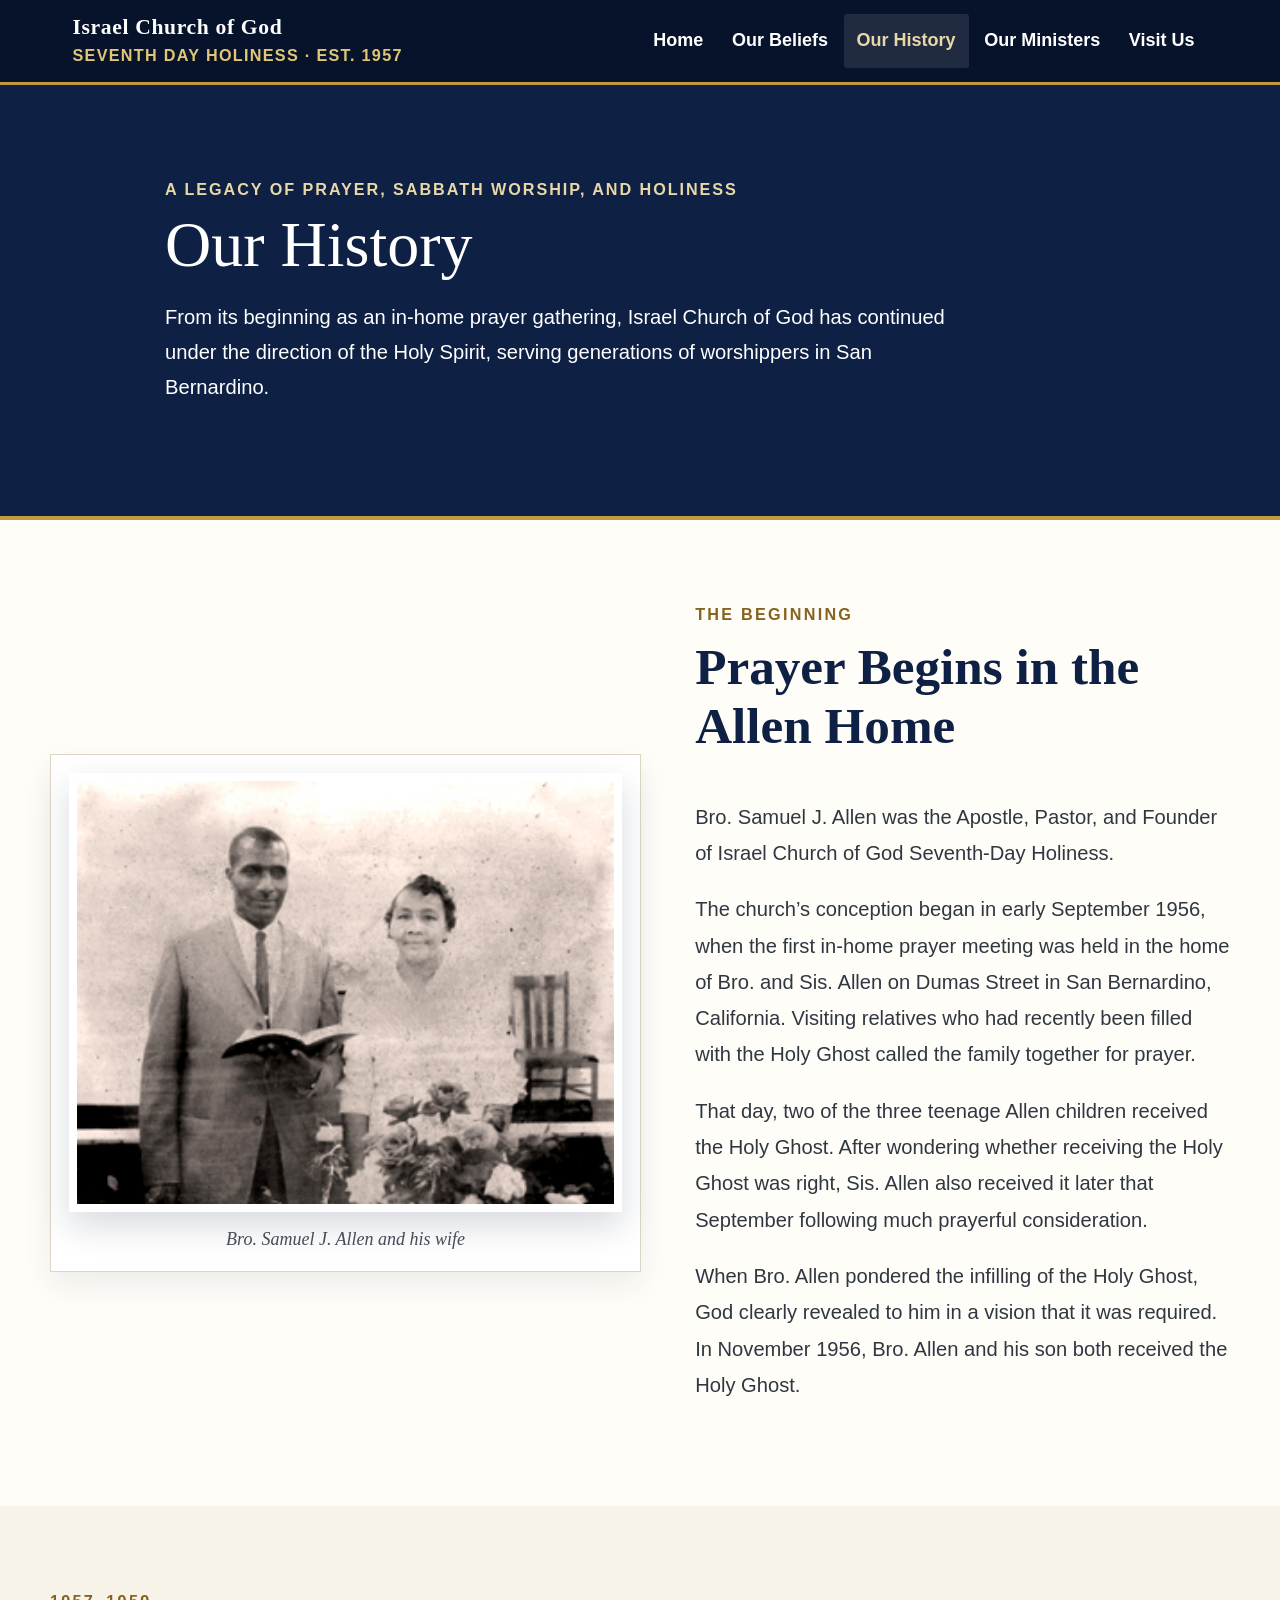
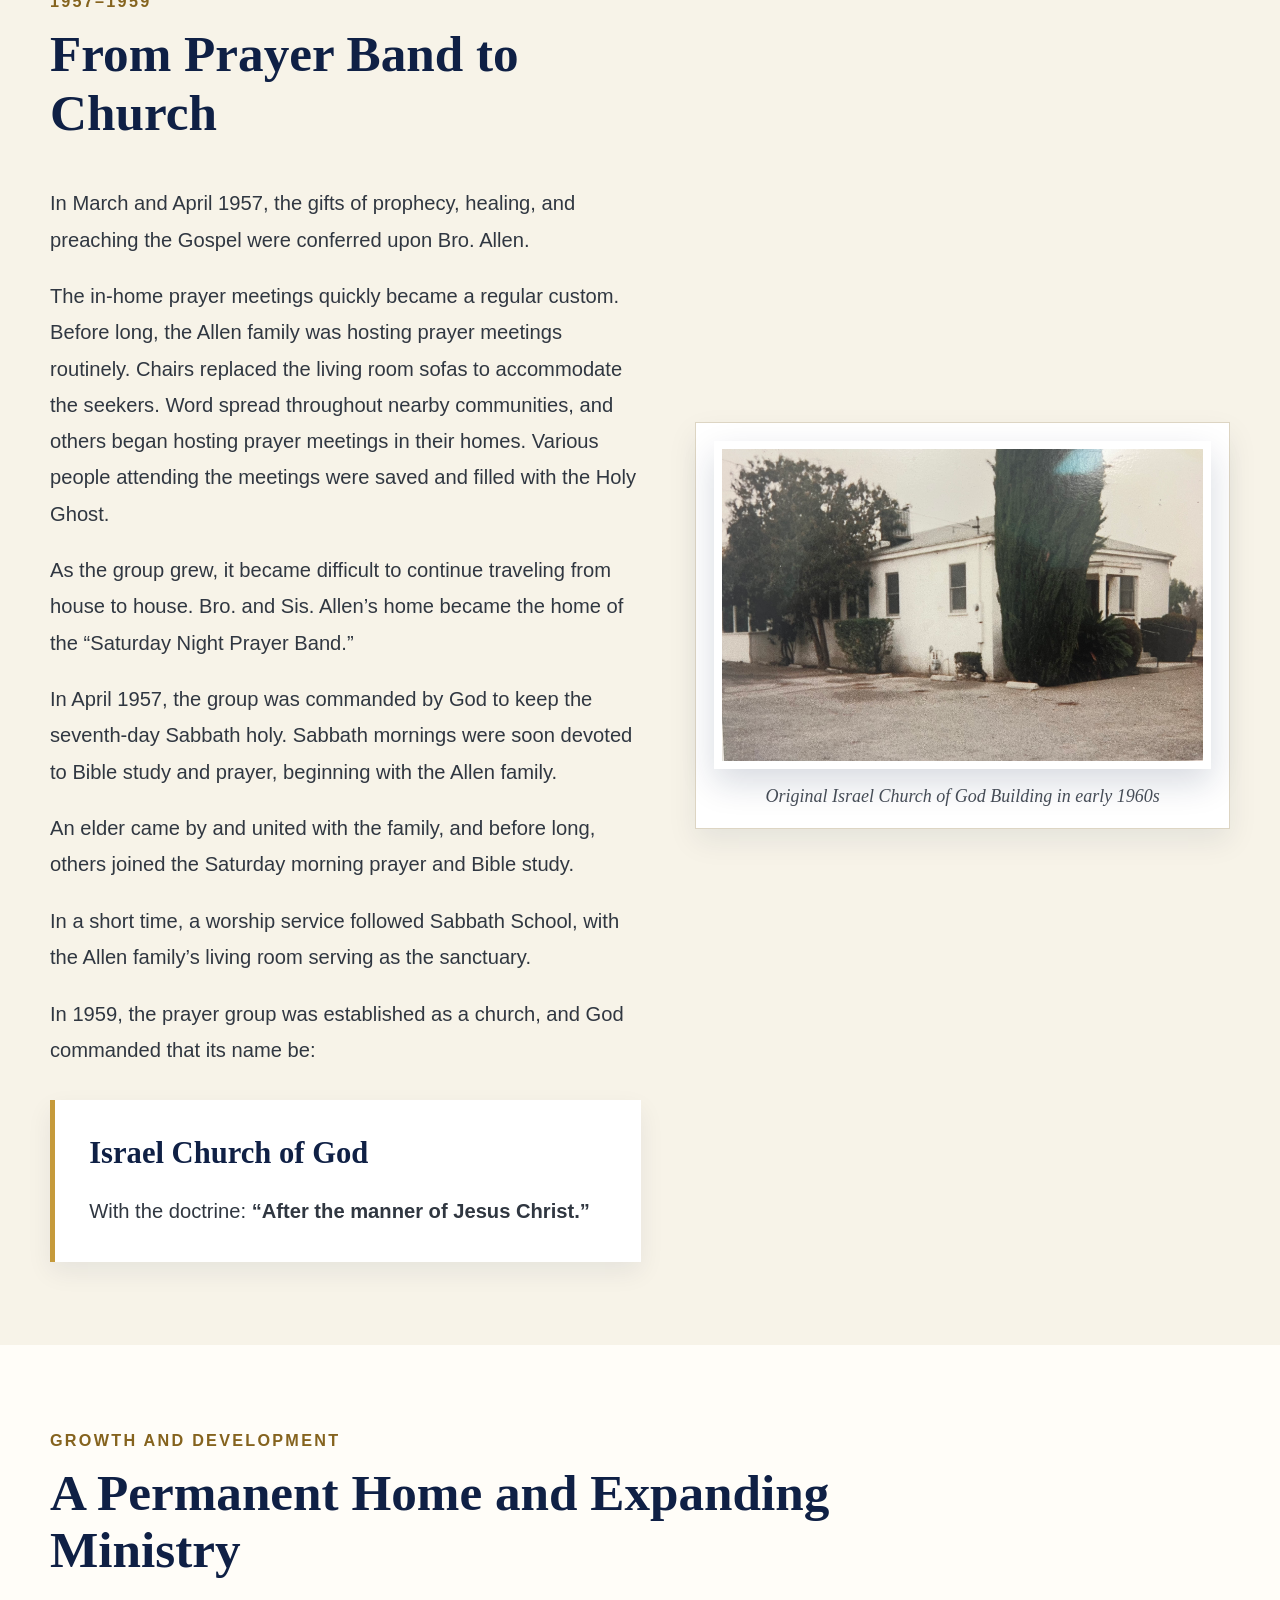
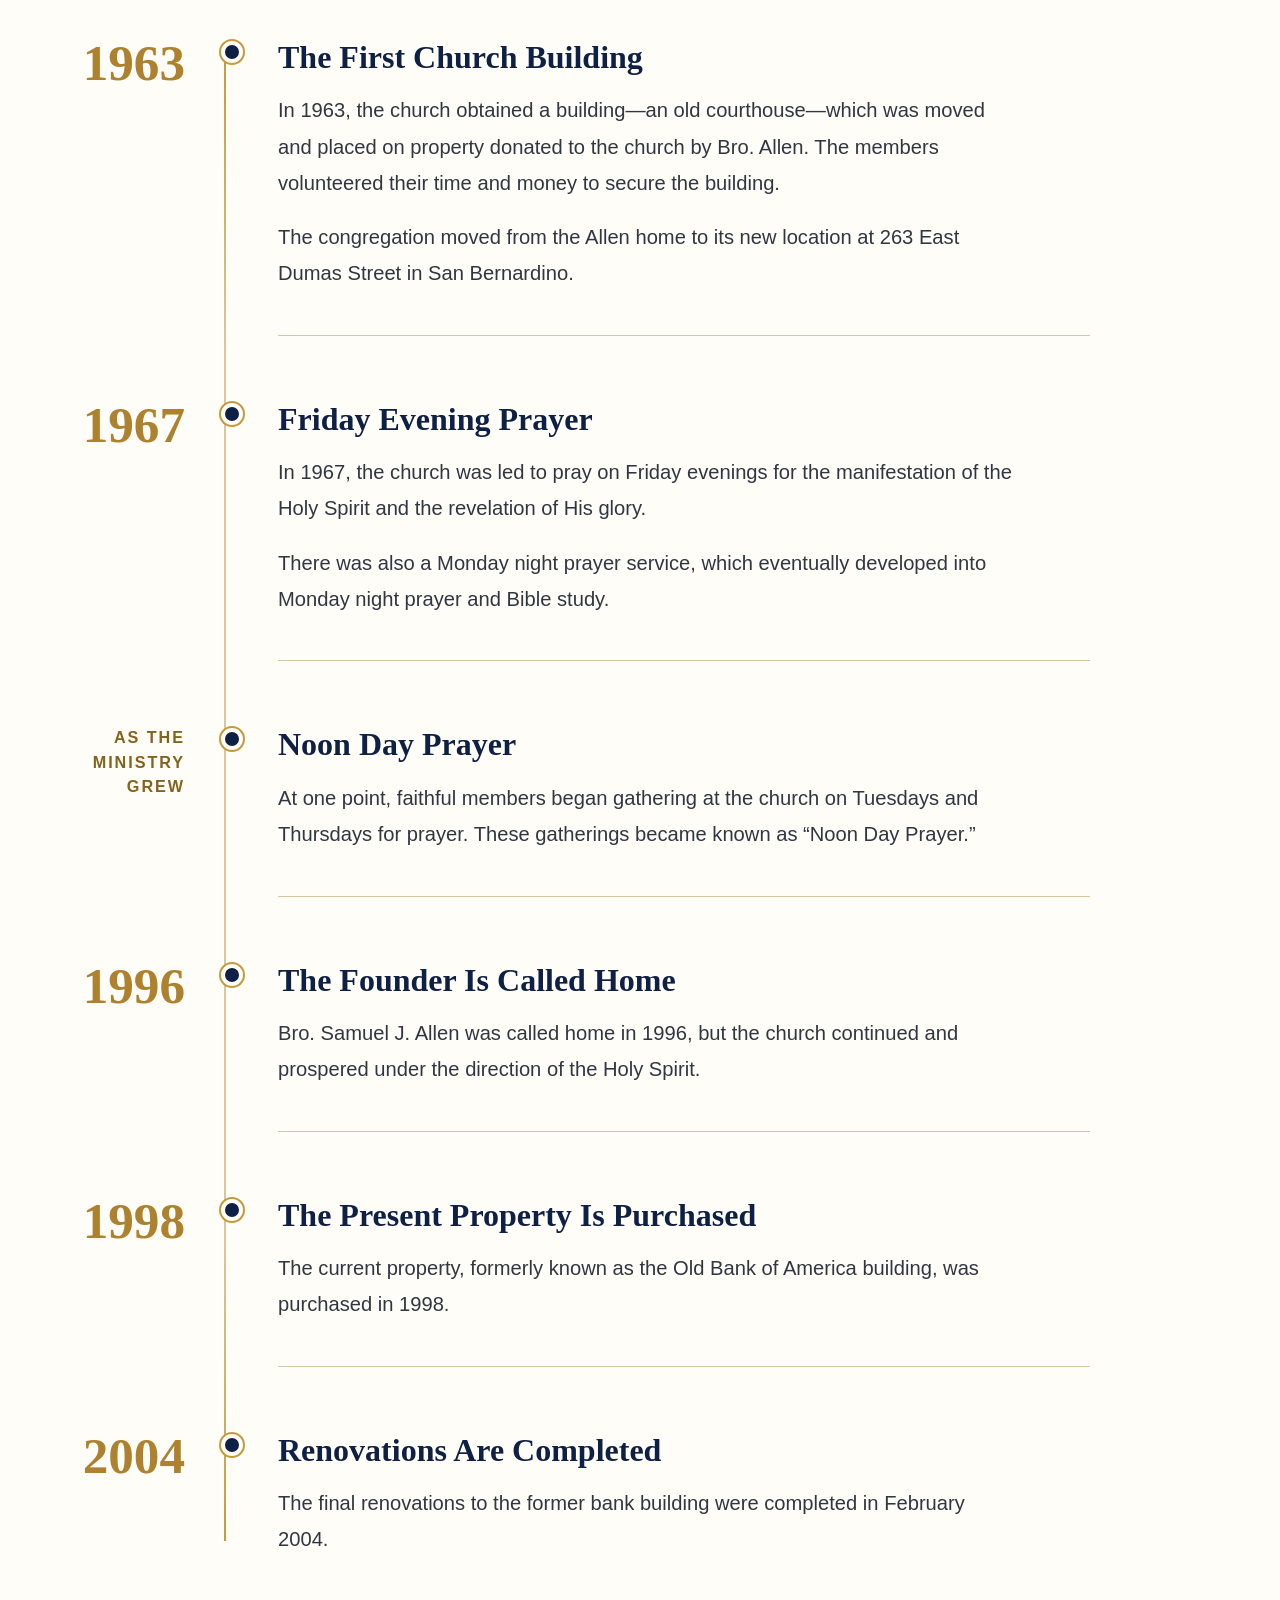
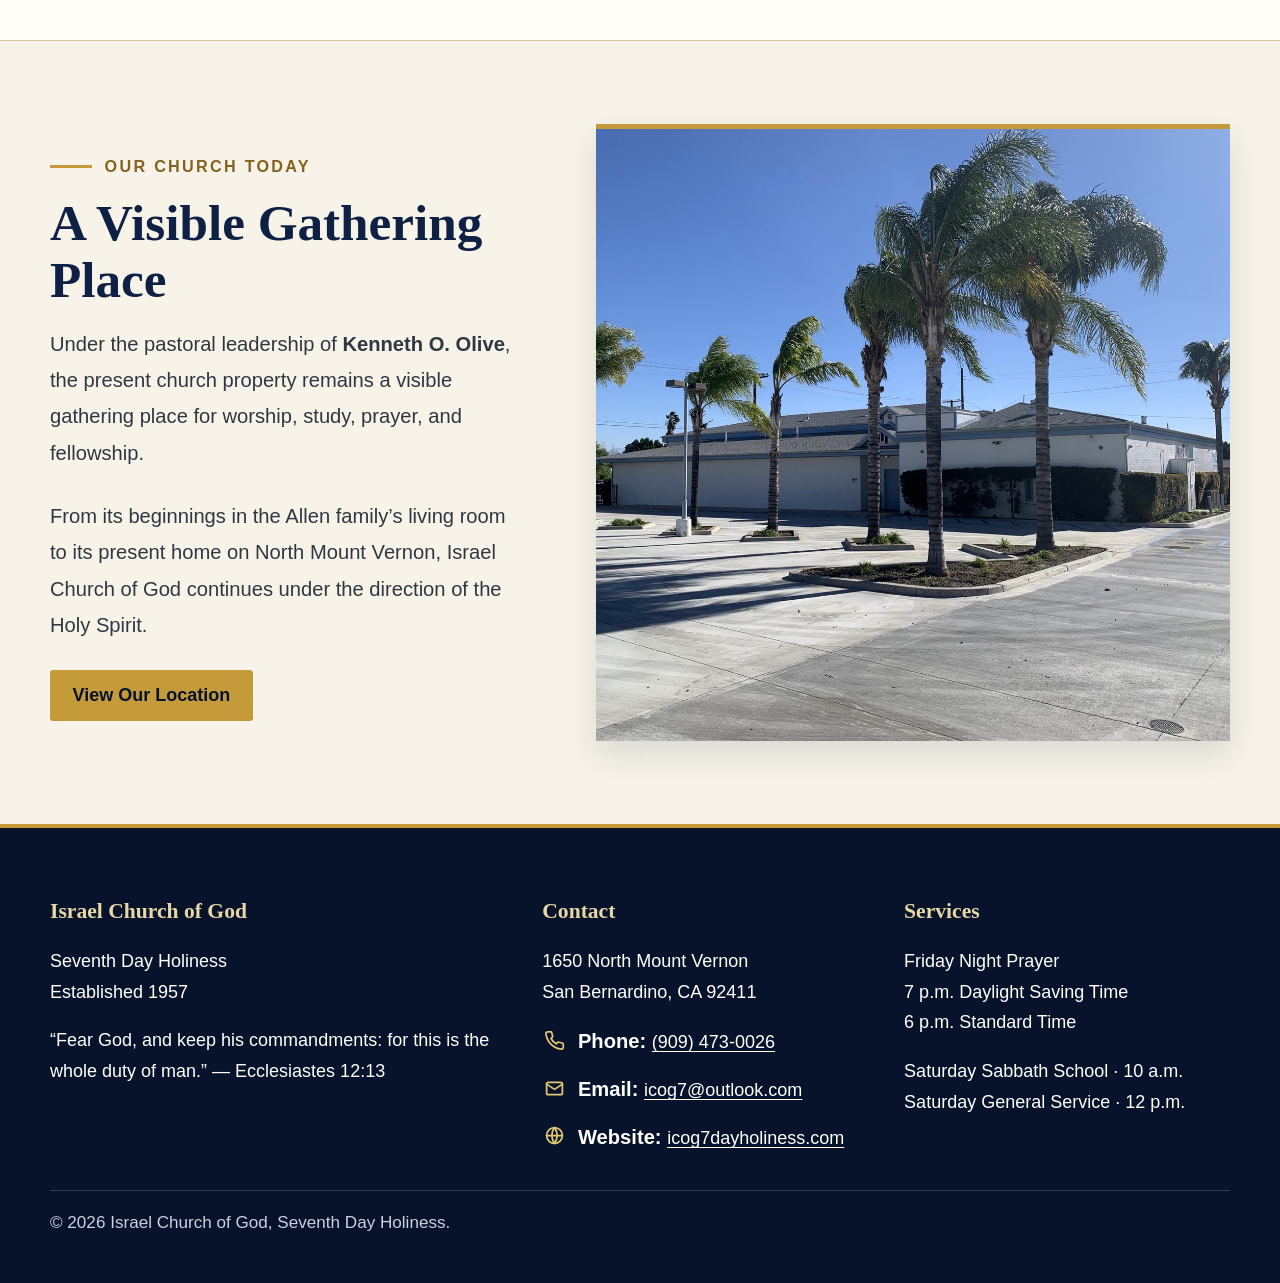
<file: history.html>
<!doctype html>
<html lang="en">

<head>
<meta charset="utf-8">
<meta name="viewport" content="width=device-width,initial-scale=1">

<title>Our History | Israel Church of God</title>

<meta
  name="description"
  content="Read the history of Israel Church of God, Seventh Day Holiness, from its beginning as an in-home prayer meeting to its present ministry in San Bernardino."
>

<link rel="stylesheet" href="assets/styles.css">

<link
  rel="icon"
  href="assets/images/church-icon.svg"
  type="image/svg+xml"
>

<style>

  /* =========================================================
     LOW-VISION ACCESSIBILITY BASE
  ========================================================= */

  html {
    font-size:18px;
  }

  body {
    font-size:1.12rem;
    line-height:1.75;
  }

  p,
  li {
    line-height:1.75;
  }

  a {
    text-underline-offset:.18em;
  }

  nav a {
    font-size:1rem !important;
    font-weight:700;
  }

  .btn {
    min-height:48px;
    padding:.8rem 1.25rem !important;
    font-size:1rem !important;
    font-weight:700;
    line-height:1.25;
  }

  /* =========================================================
     HEADER
  ========================================================= */

  .brand {
    display:flex;
    align-items:center;
  }

  .brand strong {
    display:block;
    color:#ffffff !important;
    font-size:1.2rem;
    line-height:1.2;
  }

  .brand span {
    display:block;
    margin-top:.2rem;
    color:#e2c675 !important;
    font-size:.9rem;
    font-weight:bold;
    letter-spacing:.08em;
    line-height:1.4;
  }

  .menu-btn {
    min-height:48px;
    padding:.65rem 1rem;
    font-size:1rem !important;
  }

  /* =========================================================
     PAGE HERO
  ========================================================= */

  .page-hero .eyebrow {
    font-size:.9rem !important;
    font-weight:800;
    letter-spacing:.12em;
  }

  .page-hero h1 {
    line-height:1.08;
  }

  .page-hero p {
    max-width:800px;
    font-size:1.12rem !important;
    line-height:1.75;
  }

  /* =========================================================
     HISTORY PAGE
  ========================================================= */

  .history-photo {
    margin:0;
    padding:1rem;
    background:#ffffff;
    border:1px solid #ddd5c3;
    box-shadow:0 12px 28px rgba(15,32,69,.08);
  }

  .history-photo img {
    display:block;
    width:100%;
    height:auto;
  }

  .history-photo figcaption {
    margin-top:.8rem;
    color:#454c56;
    font-family:Georgia, "Times New Roman", serif;
    font-size:1rem;
    font-style:italic;
    line-height:1.5;
    text-align:center;
  }

  .history-label {
    margin-bottom:.65rem;
    color:#85631e;
    font-size:.9rem;
    font-weight:800;
    letter-spacing:.14em;
    line-height:1.5;
    text-transform:uppercase;
  }

  .history-heading {
    margin-top:0;
    color:#0f2045;
    font-size:clamp(2rem,4vw,2.9rem);
    line-height:1.15;
  }

  .history-copy p {
    color:#303741;
    font-size:1.12rem;
    line-height:1.8;
  }

  .church-name-callout {
    margin-top:1.75rem;
    padding:1.9rem;
    background:#ffffff;
    border-left:5px solid #c59a3b;
    box-shadow:0 10px 24px rgba(15,32,69,.07);
  }

  .church-name-callout h3 {
    margin:0 0 .65rem;
    color:#0f2045;
    font-size:1.7rem;
    line-height:1.3;
  }

  .church-name-callout p {
    font-size:1.12rem;
    line-height:1.7;
  }

  /* =========================================================
     GROWTH & DEVELOPMENT INTRO
  ========================================================= */

  .timeline-intro {
    max-width:800px;
    margin-bottom:3.25rem;
  }

  .timeline-intro h2 {
    margin:0;
    color:#0f2045;
    font-size:clamp(2.25rem,4vw,3.4rem);
    line-height:1.12;
  }

  /* =========================================================
     HISTORY TIMELINE
  ========================================================= */

  .history-timeline {
    position:relative;
    max-width:1040px;
    margin-top:2rem;
  }

  .history-timeline::before {
    content:"";
    position:absolute;
    top:16px;
    bottom:16px;
    left:174px;
    width:2px;
    background:
      linear-gradient(
        to bottom,
        #c59a3b,
        #d8c79e 20%,
        #d8c79e 80%,
        #c59a3b
      );
  }

  .timeline-entry {
    position:relative;
    display:grid;
    grid-template-columns:135px 48px minmax(0,1fr);
    gap:1.25rem;
    align-items:start;
    padding-bottom:3.5rem;
  }

  .timeline-entry:last-child {
    padding-bottom:0;
  }

  .timeline-year {
    padding-top:0;
    color:#ad812d;
    font-family:Georgia, "Times New Roman", serif;
    font-size:clamp(2.4rem,4vw,3.15rem);
    font-weight:bold;
    line-height:1;
    text-align:right;
  }

  .timeline-year.word {
    padding-top:1px;
    color:#85631e;
    font-family:Arial, Helvetica, sans-serif;
    font-size:.9rem;
    font-weight:800;
    letter-spacing:.12em;
    line-height:1.5;
    text-transform:uppercase;
  }

  .timeline-marker {
    position:relative;
    z-index:2;
    display:grid;
    width:22px;
    height:22px;
    margin:4px auto 0;
    place-items:center;
    border:4px solid #fffdf8;
    border-radius:50%;
    background:#0f2045;
    box-shadow:0 0 0 2px #c59a3b;
  }

  .timeline-content {
    position:relative;
    padding:0 0 2.4rem;
    border-bottom:1px solid #d8c79e;
  }

  .timeline-entry:last-child .timeline-content {
    padding-bottom:0;
    border-bottom:0;
  }

  .timeline-content h3 {
    margin:0 0 .85rem;
    color:#0f2045;
    font-size:clamp(1.5rem,2.5vw,1.95rem);
    line-height:1.25;
  }

  .timeline-content p {
    max-width:740px;
    margin:0 0 1rem;
    color:#303741;
    font-size:1.12rem;
    line-height:1.8;
  }

  .timeline-content p:last-child {
    margin-bottom:0;
  }

  /* =========================================================
     OUR CHURCH TODAY
  ========================================================= */

  .church-today {
    background:#f7f3e8;
    border-top:1px solid #d8c79e;
  }

  .church-today-layout {
    display:grid;
    grid-template-columns:.85fr 1.15fr;
    gap:clamp(2.5rem,6vw,5rem);
    align-items:center;
  }

  .church-today-label {
    display:inline-flex;
    align-items:center;
    gap:.7rem;
    margin-bottom:.8rem;
    color:#85631e;
    font-size:.9rem;
    font-weight:800;
    letter-spacing:.14em;
    text-transform:uppercase;
  }

  .church-today-label::before {
    content:"";
    width:42px;
    height:3px;
    background:#c59a3b;
  }

  .church-today h2 {
    margin:0 0 1rem;
    color:#0f2045;
    font-size:clamp(2.2rem,4vw,3.4rem);
    line-height:1.1;
  }

  .church-today p {
    margin:0 0 1.5rem;
    color:#303741;
    font-size:1.12rem;
    line-height:1.8;
  }

  .church-today-image img {
    display:block;
    width:100%;
    height:auto;
    border-top:5px solid #c59a3b;
    box-shadow:0 14px 30px rgba(15,32,69,.12);
  }

  /* =========================================================
     FOOTER ACCESSIBILITY
  ========================================================= */

  footer h3 {
    font-size:1.2rem !important;
    line-height:1.3;
  }

  footer p,
  footer a {
    font-size:1rem !important;
    line-height:1.7;
  }

  .copyright {
    font-size:.95rem !important;
    line-height:1.6;
  }

  /* =========================================================
     FOOTER CONTACT ITEMS
  ========================================================= */

  .footer-contact-list {
    display:flex;
    flex-direction:column;
    gap:.85rem;
    margin-top:1rem;
  }

  .footer-contact-item {
    display:flex;
    align-items:flex-start;
    gap:.65rem;
    line-height:1.6;
  }

  .footer-contact-icon {
    display:inline-flex;
    width:24px;
    height:24px;
    flex:0 0 24px;
    align-items:center;
    justify-content:center;
    margin-top:.15rem;
    color:#e2c675;
  }

  .footer-contact-icon svg {
    display:block;
    width:21px;
    height:21px;
    fill:none;
    stroke:currentColor;
    stroke-width:2;
    stroke-linecap:round;
    stroke-linejoin:round;
  }

  .footer-contact-text {
    min-width:0;
  }

  .footer-contact-label {
    color:#ffffff;
    font-weight:800;
  }

  .footer-contact-item a {
    overflow-wrap:anywhere;
  }

  /* =========================================================
     FOCUS VISIBILITY
  ========================================================= */

  a:focus-visible,
  button:focus-visible {
    outline:3px solid #f1c75b;
    outline-offset:4px;
  }

  /* =========================================================
     RESPONSIVE
  ========================================================= */

  @media (max-width:900px) {

    .church-today-layout {
      grid-template-columns:1fr;
    }

  }

  @media (max-width:720px) {

    .history-timeline::before {
      left:10px;
    }

    .timeline-entry {
      grid-template-columns:32px minmax(0,1fr);
      gap:1rem;
      padding-bottom:2.75rem;
    }

    .timeline-year {
      grid-column:2;
      grid-row:1;
      padding-top:0;
      font-size:2.35rem;
      text-align:left;
    }

    .timeline-year.word {
      font-size:.88rem;
    }

    .timeline-marker {
      grid-column:1;
      grid-row:1 / span 2;
      width:20px;
      height:20px;
      margin-top:4px;
    }

    .timeline-content {
      grid-column:2;
      grid-row:2;
    }

  }

  @media (max-width:560px) {

    html {
      font-size:17px;
    }

    .brand strong {
      color:#ffffff !important;
      font-size:1.08rem;
    }

    .brand span {
      font-size:.88rem;
      letter-spacing:.06em;
    }

    .page-hero p,
    .history-copy p,
    .timeline-content p,
    .church-today p,
    .church-name-callout p {
      font-size:1.12rem;
    }

    footer p,
    footer a {
      font-size:1rem !important;
    }

  }

</style>
</head>

<body>

<a class="skip" href="#main">
Skip to main content
</a>

<header>

<div class="header-inner">

<a class="brand" href="index.html">

<div>

<strong>
Israel Church of God
</strong>

<span>
SEVENTH DAY HOLINESS · EST. 1957
</span>

</div>

</a>

<button
  class="menu-btn"
  type="button"
  aria-expanded="false"
>
Menu
</button>

<nav aria-label="Primary navigation">

<ul>

<li>
<a href="index.html">
Home
</a>
</li>

<li>
<a href="beliefs.html">
Our Beliefs
</a>
</li>

<li>
<a href="history.html" aria-current="page">
Our History
</a>
</li>

<li>
<a href="ministers.html">
Our Ministers
</a>
</li>

<li>
<a href="visit.html">
Visit Us
</a>
</li>

</ul>

</nav>

</div>

</header>

<main id="main">

<!-- PAGE HERO -->

<section class="page-hero">

<div class="container">

<div class="eyebrow">
A Legacy of Prayer, Sabbath Worship, and Holiness
</div>

<h1>
Our History
</h1>

<p>
From its beginning as an in-home prayer gathering, Israel Church
of God has continued under the direction of the Holy Spirit,
serving generations of worshippers in San Bernardino.
</p>

</div>

</section>

<!-- THE BEGINNING -->

<section class="section">

<div class="container">

<div class="split">

<figure class="history-photo">

<img
  src="assets/images/bro-sis-allen1.jpg"
  alt="Bro. Samuel J. Allen and his wife"
>

<figcaption>
Bro. Samuel J. Allen and his wife
</figcaption>

</figure>

<div class="history-copy">

<div class="history-label">
The Beginning
</div>

<h2 class="history-heading">
Prayer Begins in the Allen Home
</h2>

<p>
Bro. Samuel J. Allen was the Apostle, Pastor, and Founder of
Israel Church of God Seventh-Day Holiness.
</p>

<p>
The church’s conception began in early September 1956, when the
first in-home prayer meeting was held in the home of Bro. and
Sis. Allen on Dumas Street in San Bernardino, California.
Visiting relatives who had recently been filled with the Holy
Ghost called the family together for prayer.
</p>

<p>
That day, two of the three teenage Allen children received the
Holy Ghost. After wondering whether receiving the Holy Ghost was
right, Sis. Allen also received it later that September following
much prayerful consideration.
</p>

<p>
When Bro. Allen pondered the infilling of the Holy Ghost, God
clearly revealed to him in a vision that it was required. In
November 1956, Bro. Allen and his son both received the Holy
Ghost.
</p>

</div>

</div>

</div>

</section>

<!-- FROM PRAYER BAND TO CHURCH -->

<section
  class="section"
  style="background:#f7f3e8;"
>

<div class="container">

<div class="split">

<div class="history-copy">

<div class="history-label">
1957–1959
</div>

<h2 class="history-heading">
From Prayer Band to Church
</h2>

<p>
In March and April 1957, the gifts of prophecy, healing, and
preaching the Gospel were conferred upon Bro. Allen.
</p>

<p>
The in-home prayer meetings quickly became a regular custom.
Before long, the Allen family was hosting prayer meetings
routinely. Chairs replaced the living room sofas to accommodate
the seekers. Word spread throughout nearby communities, and
others began hosting prayer meetings in their homes. Various
people attending the meetings were saved and filled with the
Holy Ghost.
</p>

<p>
As the group grew, it became difficult to continue traveling
from house to house. Bro. and Sis. Allen’s home became the home
of the “Saturday Night Prayer Band.”
</p>

<p>
In April 1957, the group was commanded by God to keep the
seventh-day Sabbath holy. Sabbath mornings were soon devoted to
Bible study and prayer, beginning with the Allen family.
</p>

<p>
An elder came by and united with the family, and before long,
others joined the Saturday morning prayer and Bible study.
</p>

<p>
In a short time, a worship service followed Sabbath School,
with the Allen family’s living room serving as the sanctuary.
</p>

<p>
In 1959, the prayer group was established as a church, and God
commanded that its name be:
</p>

<div class="church-name-callout">

<h3>
Israel Church of God
</h3>

<p style="margin-bottom:0;">
With the doctrine:
<strong>“After the manner of Jesus Christ.”</strong>
</p>

</div>

</div>

<figure class="history-photo">

<img
  src="assets/images/original-church.jpeg"
  alt="Israel Church of God"
>

<figcaption>
Original Israel Church of God Building in early 1960s
</figcaption>

</figure>

</div>

</div>

</section>

<!-- GROWTH AND DEVELOPMENT -->

<section class="section">

<div class="container">

<div class="timeline-intro">

<div class="history-label">
Growth and Development
</div>

<h2>
A Permanent Home and Expanding Ministry
</h2>

</div>

<div class="history-timeline">

<!-- 1963 -->

<article class="timeline-entry">

<div class="timeline-year">
1963
</div>

<div
  class="timeline-marker"
  aria-hidden="true"
></div>

<div class="timeline-content">

<h3>
The First Church Building
</h3>

<p>
In 1963, the church obtained a building—an old courthouse—which
was moved and placed on property donated to the church by
Bro. Allen. The members volunteered their time and money to
secure the building.
</p>

<p>
The congregation moved from the Allen home to its new location
at 263 East Dumas Street in San Bernardino.
</p>

</div>

</article>

<!-- 1967 -->

<article class="timeline-entry">

<div class="timeline-year">
1967
</div>

<div
  class="timeline-marker"
  aria-hidden="true"
></div>

<div class="timeline-content">

<h3>
Friday Evening Prayer
</h3>

<p>
In 1967, the church was led to pray on Friday evenings for the
manifestation of the Holy Spirit and the revelation of His glory.
</p>

<p>
There was also a Monday night prayer service, which eventually
developed into Monday night prayer and Bible study.
</p>

</div>

</article>

<!-- NOON DAY PRAYER -->

<article class="timeline-entry">

<div class="timeline-year word">
As the<br>
Ministry Grew
</div>

<div
  class="timeline-marker"
  aria-hidden="true"
></div>

<div class="timeline-content">

<h3>
Noon Day Prayer
</h3>

<p>
At one point, faithful members began gathering at the church on
Tuesdays and Thursdays for prayer. These gatherings became known
as “Noon Day Prayer.”
</p>

</div>

</article>

<!-- 1996 -->

<article class="timeline-entry">

<div class="timeline-year">
1996
</div>

<div
  class="timeline-marker"
  aria-hidden="true"
></div>

<div class="timeline-content">

<h3>
The Founder Is Called Home
</h3>

<p>
Bro. Samuel J. Allen was called home in 1996, but the church
continued and prospered under the direction of the Holy Spirit.
</p>

</div>

</article>

<!-- 1998 -->

<article class="timeline-entry">

<div class="timeline-year">
1998
</div>

<div
  class="timeline-marker"
  aria-hidden="true"
></div>

<div class="timeline-content">

<h3>
The Present Property Is Purchased
</h3>

<p>
The current property, formerly known as the Old Bank of America
building, was purchased in 1998.
</p>

</div>

</article>

<!-- 2004 -->

<article class="timeline-entry">

<div class="timeline-year">
2004
</div>

<div
  class="timeline-marker"
  aria-hidden="true"
></div>

<div class="timeline-content">

<h3>
Renovations Are Completed
</h3>

<p>
The final renovations to the former bank building were completed
in February 2004.
</p>

</div>

</article>

</div>

</div>

</section>

<!-- OUR CHURCH TODAY -->

<section class="section church-today">

<div class="container">

<div class="church-today-layout">

<div>

<div class="church-today-label">
Our Church Today
</div>

<h2>
A Visible Gathering Place
</h2>

<p>
Under the pastoral leadership of
<strong>Kenneth O. Olive</strong>, the present church property
remains a visible gathering place for worship, study, prayer,
and fellowship.
</p>

<p>
From its beginnings in the Allen family’s living room to its
present home on North Mount Vernon, Israel Church of God
continues under the direction of the Holy Spirit.
</p>

<a
  class="btn btn-gold"
  href="visit.html"
>
View Our Location
</a>

</div>

<div class="church-today-image">

<img
  src="assets/images/church-wide.jpg"
  alt="Present Israel Church of God property in San Bernardino"
>

</div>

</div>

</div>

</section>

</main>

<footer>

<div class="footer-grid">

<div>

<h3>
Israel Church of God
</h3>

<p>
Seventh Day Holiness<br>
Established 1957
</p>

<p>
“Fear God, and keep his commandments: for this is the whole
duty of man.” — Ecclesiastes 12:13
</p>

</div>

<div>

<h3>
Contact
</h3>

<p>
1650 North Mount Vernon<br>
San Bernardino, CA 92411
</p>

<div class="footer-contact-list">

<!-- PHONE -->

<div class="footer-contact-item">

<span
  class="footer-contact-icon"
  aria-hidden="true"
>

<svg viewBox="0 0 24 24">
  <path d="M22 16.92v3a2 2 0 0 1-2.18 2 19.79 19.79 0 0 1-8.63-3.07 19.5 19.5 0 0 1-6-6A19.79 19.79 0 0 1 2.12 4.18 2 2 0 0 1 4.11 2h3a2 2 0 0 1 2 1.72c.12.9.33 1.78.62 2.63a2 2 0 0 1-.45 2.11L8 9.73a16 16 0 0 0 6 6l1.27-1.27a2 2 0 0 1 2.11-.45c.85.29 1.73.5 2.63.62A2 2 0 0 1 22 16.92z"/>
</svg>

</span>

<div class="footer-contact-text">

<span class="footer-contact-label">
Phone:
</span>

<a href="tel:+19094730026">
(909) 473-0026
</a>

</div>

</div>

<!-- EMAIL -->

<div class="footer-contact-item">

<span
  class="footer-contact-icon"
  aria-hidden="true"
>

<svg viewBox="0 0 24 24">
  <rect x="3" y="5" width="18" height="14" rx="2"/>
  <path d="m3 7 9 6 9-6"/>
</svg>

</span>

<div class="footer-contact-text">

<span class="footer-contact-label">
Email:
</span>

<a href="mailto:icog7@outlook.com">
icog7@outlook.com
</a>

</div>

</div>

<!-- WEBSITE -->

<div class="footer-contact-item">

<span
  class="footer-contact-icon"
  aria-hidden="true"
>

<svg viewBox="0 0 24 24">
  <circle cx="12" cy="12" r="9"/>
  <path d="M3 12h18"/>
  <path d="M12 3a15 15 0 0 1 0 18"/>
  <path d="M12 3a15 15 0 0 0 0 18"/>
</svg>

</span>

<div class="footer-contact-text">

<span class="footer-contact-label">
Website:
</span>

<a
  href="https://icog7dayholiness.com"
  target="_blank"
  rel="noopener"
>
icog7dayholiness.com
</a>

</div>

</div>

</div>

</div>

<div>

<h3>
Services
</h3>

<p>
Friday Night Prayer<br>
7 p.m. Daylight Saving Time<br>
6 p.m. Standard Time
</p>

<p>
Saturday Sabbath School · 10 a.m.<br>
Saturday General Service · 12 p.m.
</p>

</div>

</div>

<div class="copyright">
© <span data-year></span>
Israel Church of God, Seventh Day Holiness.
</div>

</footer>

<script src="assets/script.js"></script>

</body>
</html>
</file>
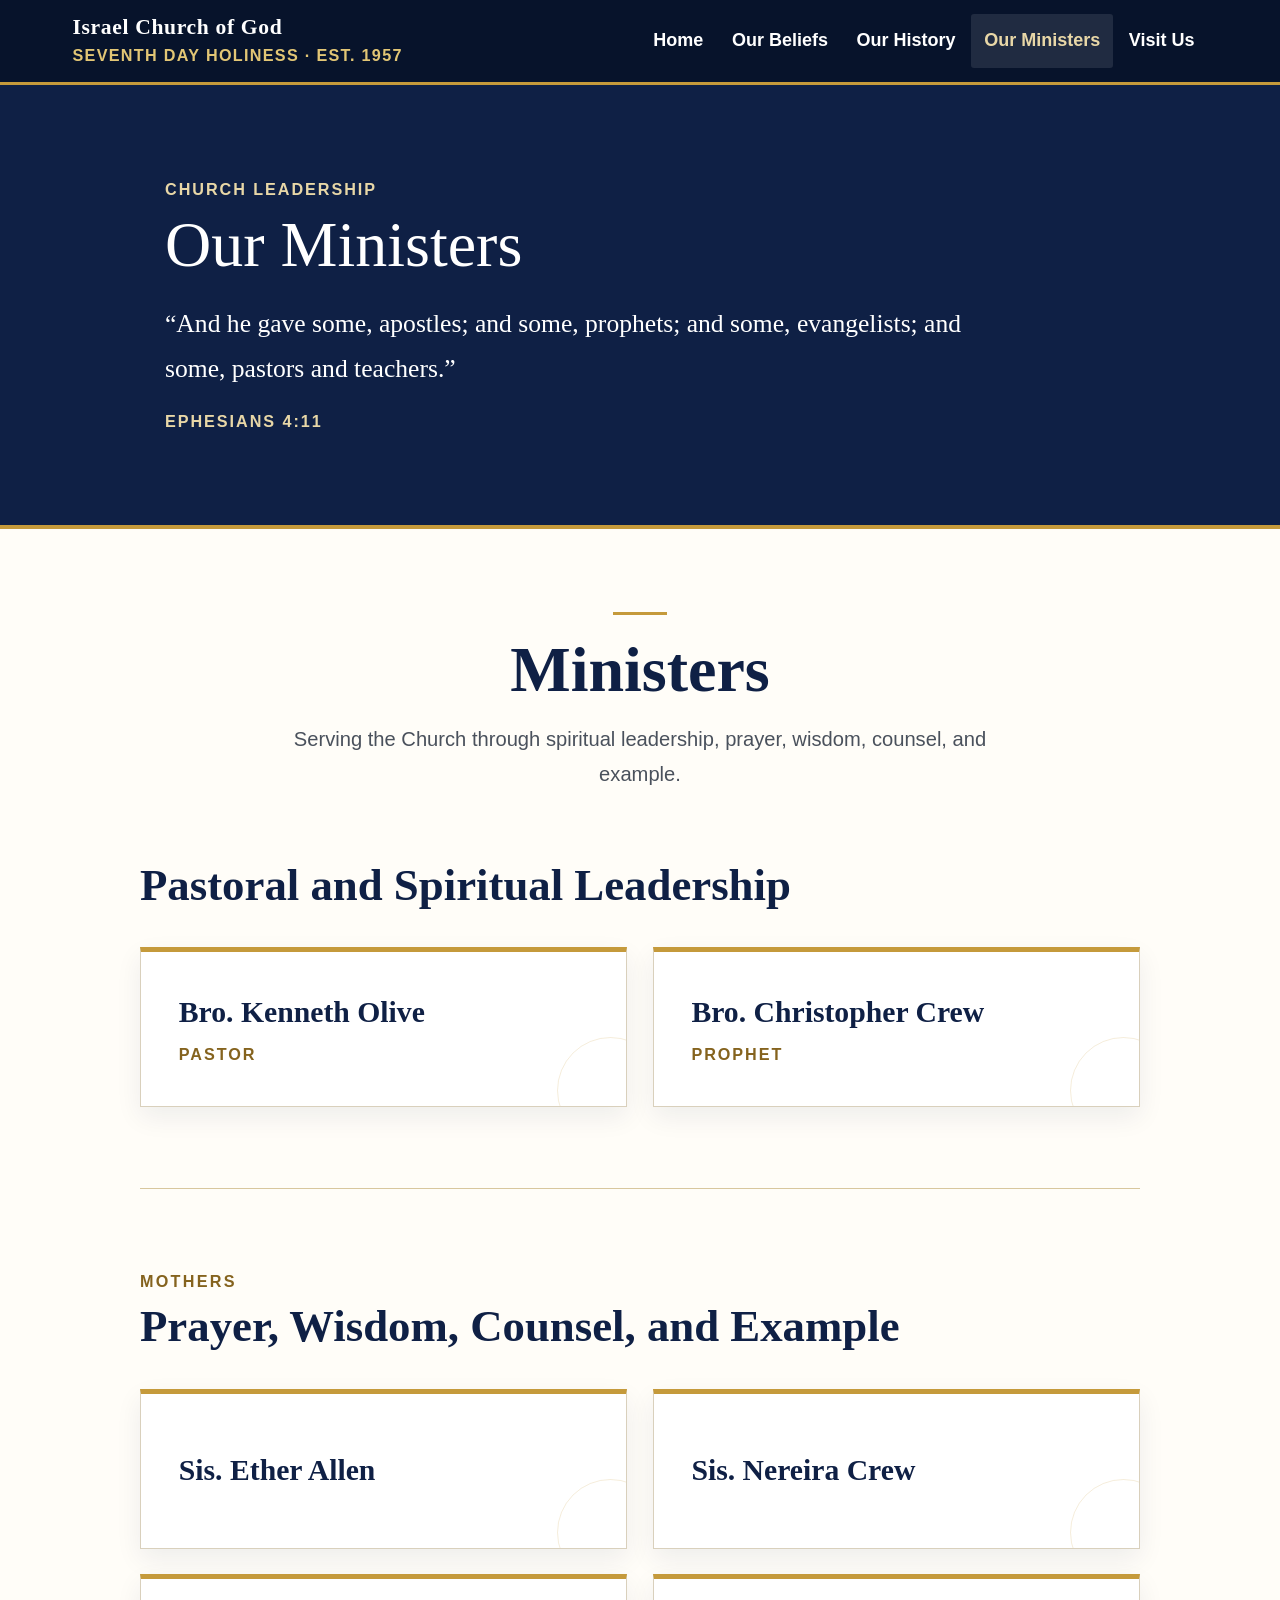
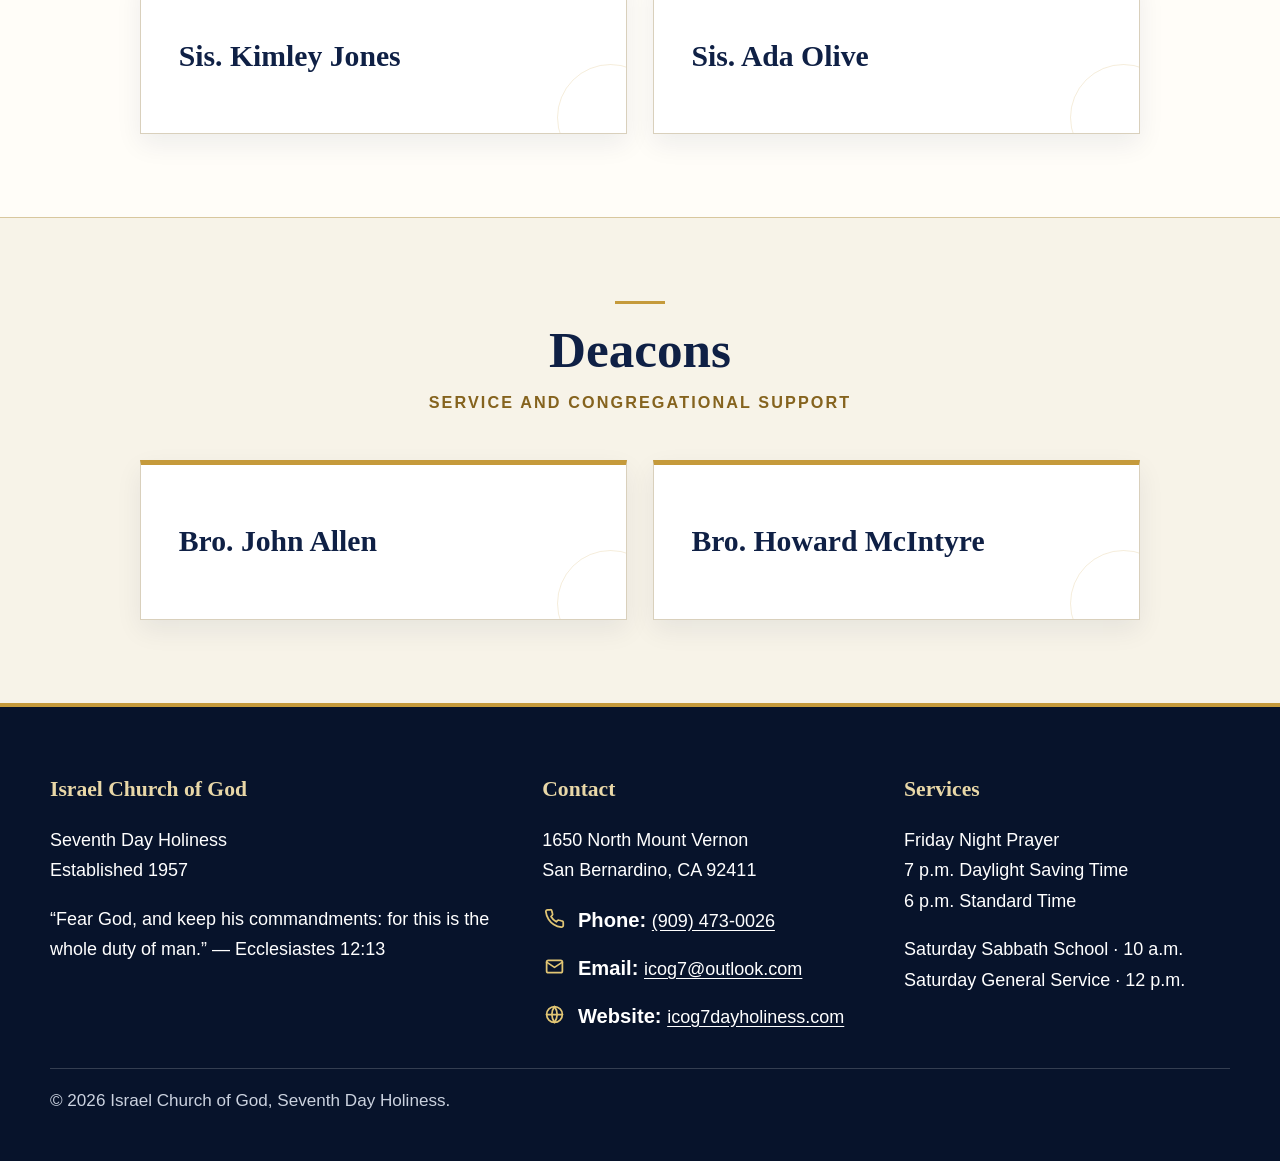
<file: ministers.html>
<!doctype html>
<html lang="en">

<head>
<meta charset="utf-8">
<meta name="viewport" content="width=device-width,initial-scale=1">

<title>Our Ministers | Israel Church of God</title>

<meta
  name="description"
  content="Meet the ministers and deacons serving Israel Church of God, Seventh Day Holiness."
>

<link rel="stylesheet" href="assets/styles.css">

<link
  rel="icon"
  href="assets/images/church-icon.svg"
  type="image/svg+xml"
>

<style>

  /* =========================================================
     LOW-VISION ACCESSIBILITY BASE
  ========================================================= */

  html {
    font-size:18px;
  }

  body {
    font-size:1.12rem;
    line-height:1.75;
  }

  p,
  li {
    line-height:1.75;
  }

  a {
    text-underline-offset:.18em;
  }

  nav a {
    font-size:1rem !important;
    font-weight:700;
  }

  .btn {
    min-height:48px;
    padding:.8rem 1.25rem !important;
    font-size:1rem !important;
    font-weight:700;
    line-height:1.25;
  }

  a:focus-visible,
  button:focus-visible {
    outline:3px solid #f1c75b;
    outline-offset:4px;
  }

  /* =========================================================
     HEADER
  ========================================================= */

  .brand {
    display:flex;
    align-items:center;
  }

  .brand strong {
    display:block;
    color:#ffffff !important;
    font-size:1.2rem;
    line-height:1.2;
  }

  .brand span {
    display:block;
    margin-top:.2rem;
    color:#e2c675 !important;
    font-size:.9rem;
    font-weight:bold;
    letter-spacing:.08em;
    line-height:1.4;
  }

  .menu-btn {
    min-height:48px;
    padding:.65rem 1rem;
    font-size:1rem !important;
  }

  /* =========================================================
     PAGE HERO
  ========================================================= */

  .page-hero .eyebrow {
    font-size:.9rem !important;
    font-weight:800;
    letter-spacing:.12em;
  }

  .page-hero h1 {
    line-height:1.08;
  }

  .minister-hero-scripture {
    max-width:850px;
    margin:1.25rem 0 0;
    color:inherit;
    font-family:Georgia, "Times New Roman", serif;
    font-size:clamp(1.2rem,2vw,1.5rem);
    line-height:1.75;
  }

  .minister-hero-scripture cite {
    display:block;
    margin-top:.85rem;
    color:#e8d7a7;
    font-family:Arial, Helvetica, sans-serif;
    font-size:.9rem;
    font-style:normal;
    font-weight:800;
    letter-spacing:.12em;
    text-transform:uppercase;
  }

  /* =========================================================
     MINISTERS SECTION
  ========================================================= */

  .ministers-area {
    background:#fffdf8;
  }

  .ministers-intro {
    max-width:850px;
    margin:0 auto 3.75rem;
    text-align:center;
  }

  .ministers-intro::before {
    content:"";
    display:block;
    width:54px;
    height:3px;
    margin:0 auto 1.1rem;
    background:#c59a3b;
  }

  .ministers-intro h2 {
    margin:0;
    color:#0f2045;
    font-size:clamp(2.6rem,5vw,3.7rem);
    line-height:1.08;
  }

  .ministers-intro p {
    max-width:720px;
    margin:1rem auto 0;
    color:#4a515c;
    font-size:1.12rem;
    line-height:1.75;
  }

  /* =========================================================
     MINISTER SUBGROUPS
  ========================================================= */

  .minister-group {
    max-width:1000px;
    margin:0 auto;
  }

  .minister-group + .minister-group {
    margin-top:4.5rem;
    padding-top:4.5rem;
    border-top:1px solid #d8c79e;
  }

  .group-heading {
    margin-bottom:2rem;
  }

  .group-heading h3 {
    margin:0;
    color:#0f2045;
    font-size:clamp(1.9rem,3.5vw,2.5rem);
    line-height:1.15;
  }

  .group-heading .group-kicker {
    display:block;
    margin-bottom:.45rem;
    color:#85631e;
    font-size:.9rem;
    font-weight:800;
    letter-spacing:.14em;
    line-height:1.4;
    text-transform:uppercase;
  }

  .group-heading p {
    margin:.65rem 0 0;
    color:#555d67;
    font-size:1.05rem;
    line-height:1.7;
  }

  /* =========================================================
     SHARED LEADER CARDS
     SAME TREATMENT FOR EVERY MINISTER
  ========================================================= */

  .leader-grid {
    display:grid;
    grid-template-columns:repeat(2,minmax(0,1fr));
    gap:1.4rem;
  }

  .leader-card {
    position:relative;
    display:flex;
    min-height:160px;
    flex-direction:column;
    justify-content:center;
    padding:2rem 2.1rem;
    overflow:hidden;
    background:#ffffff;
    border:1px solid #d9d0bc;
    border-top:5px solid #c59a3b;
    box-shadow:0 10px 25px rgba(15,32,69,.07);
  }

  .leader-card::after {
    content:"";
    position:absolute;
    right:-38px;
    bottom:-38px;
    width:105px;
    height:105px;
    border:1px solid rgba(197,154,59,.18);
    border-radius:50%;
  }

  .leader-card h4 {
    position:relative;
    z-index:1;
    margin:0;
    color:#0f2045;
    font-family:Georgia, "Times New Roman", serif;
    font-size:1.65rem;
    line-height:1.3;
  }

  .office {
    position:relative;
    z-index:1;
    display:block;
    margin-top:.65rem;
    color:#85631e;
    font-size:.9rem;
    font-weight:800;
    letter-spacing:.12em;
    line-height:1.4;
    text-transform:uppercase;
  }

  /* =========================================================
     DEACONS
  ========================================================= */

  .deacons-area {
    background:#f7f3e8;
    border-top:1px solid #d8c79e;
  }

  .deacons-inner {
    max-width:1000px;
    margin:0 auto;
  }

  .deacons-heading {
    max-width:760px;
    margin:0 auto 2.5rem;
    text-align:center;
  }

  .deacons-heading::before {
    content:"";
    display:block;
    width:50px;
    height:3px;
    margin:0 auto 1rem;
    background:#c59a3b;
  }

  .deacons-heading h2 {
    margin:0;
    color:#0f2045;
    font-size:clamp(2.35rem,4vw,3.2rem);
    line-height:1.1;
  }

  .deacons-heading p {
    margin:.7rem auto 0;
    color:#85631e;
    font-size:.9rem;
    font-weight:800;
    letter-spacing:.13em;
    line-height:1.5;
    text-transform:uppercase;
  }

  /*
    Same card treatment as the ministers.
    The section heading—not the card design—identifies the office.
  */

  .deacon-grid {
    display:grid;
    grid-template-columns:repeat(2,minmax(0,1fr));
    gap:1.4rem;
  }

  /* =========================================================
     FOOTER
  ========================================================= */

  footer h3 {
    font-size:1.2rem !important;
    line-height:1.3;
  }

  footer p,
  footer a {
    font-size:1rem !important;
    line-height:1.7;
  }

  .copyright {
    font-size:.95rem !important;
    line-height:1.6;
  }

  .footer-contact-list {
    display:flex;
    flex-direction:column;
    gap:.85rem;
    margin-top:1rem;
  }

  .footer-contact-item {
    display:flex;
    align-items:flex-start;
    gap:.65rem;
    line-height:1.6;
  }

  .footer-contact-icon {
    display:inline-flex;
    width:24px;
    height:24px;
    flex:0 0 24px;
    align-items:center;
    justify-content:center;
    margin-top:.15rem;
    color:#e2c675;
  }

  .footer-contact-icon svg {
    display:block;
    width:21px;
    height:21px;
    fill:none;
    stroke:currentColor;
    stroke-width:2;
    stroke-linecap:round;
    stroke-linejoin:round;
  }

  .footer-contact-text {
    min-width:0;
  }

  .footer-contact-label {
    color:#ffffff;
    font-weight:800;
  }

  .footer-contact-item a {
    overflow-wrap:anywhere;
  }

  /* =========================================================
     RESPONSIVE
  ========================================================= */

  @media(max-width:720px) {

    .leader-grid,
    .deacon-grid {
      grid-template-columns:1fr;
    }

    .minister-group + .minister-group {
      margin-top:3.75rem;
      padding-top:3.75rem;
    }

  }

  @media(max-width:560px) {

    html {
      font-size:17px;
    }

    .brand strong {
      color:#ffffff !important;
      font-size:1.08rem;
    }

    .brand span {
      font-size:.88rem;
      letter-spacing:.06em;
    }

    .minister-hero-scripture {
      font-size:1.2rem;
    }

    .leader-card {
      min-height:145px;
      padding:1.75rem 1.5rem;
    }

    .leader-card h4 {
      font-size:1.55rem;
    }

    footer p,
    footer a {
      font-size:1rem !important;
    }

  }

</style>
</head>

<body>

<a class="skip" href="#main">
Skip to main content
</a>

<header>

<div class="header-inner">

<a class="brand" href="index.html">

<div>

<strong>
Israel Church of God
</strong>

<span>
SEVENTH DAY HOLINESS · EST. 1957
</span>

</div>

</a>

<button
  class="menu-btn"
  type="button"
  aria-expanded="false"
>
Menu
</button>

<nav aria-label="Primary navigation">

<ul>

<li>
<a href="index.html">
Home
</a>
</li>

<li>
<a href="beliefs.html">
Our Beliefs
</a>
</li>

<li>
<a href="history.html">
Our History
</a>
</li>

<li>
<a
  href="ministers.html"
  aria-current="page"
>
Our Ministers
</a>
</li>

<li>
<a href="visit.html">
Visit Us
</a>
</li>

</ul>

</nav>

</div>

</header>

<main id="main">

<!-- =========================================================
     HERO
========================================================= -->

<section class="page-hero">

<div class="container">

<div class="eyebrow">
Church Leadership
</div>

<h1>
Our Ministers
</h1>

<blockquote class="minister-hero-scripture">

“And he gave some, apostles; and some, prophets; and some,
evangelists; and some, pastors and teachers.”

<cite>
Ephesians 4:11
</cite>

</blockquote>

</div>

</section>

<!-- =========================================================
     MINISTERS
========================================================= -->

<section class="section ministers-area">

<div class="container">

<div class="ministers-intro">

<h2>
Ministers
</h2>

<p>
Serving the Church through spiritual leadership, prayer,
wisdom, counsel, and example.
</p>

</div>

<!-- PASTORAL AND SPIRITUAL LEADERSHIP -->

<section class="minister-group">

<div class="group-heading">

<h3>
Pastoral and Spiritual Leadership
</h3>

</div>

<div class="leader-grid">

<article class="leader-card">

<h4>
Bro. Kenneth Olive
</h4>

<span class="office">
Pastor
</span>

</article>

<article class="leader-card">

<h4>
Bro. Christopher Crew
</h4>

<span class="office">
Prophet
</span>

</article>

</div>

</section>

<!-- MOTHERS -->

<section class="minister-group">

<div class="group-heading">

<span class="group-kicker">
Mothers
</span>

<h3>
Prayer, Wisdom, Counsel, and Example
</h3>

</div>

<div class="leader-grid">

<article class="leader-card">

<h4>
Sis. Ether Allen
</h4>

</article>

<article class="leader-card">

<h4>
Sis. Nereira Crew
</h4>

</article>

<article class="leader-card">

<h4>
Sis. Kimley Jones
</h4>

</article>

<article class="leader-card">

<h4>
Sis. Ada Olive
</h4>

</article>

</div>

</section>

</div>

</section>

<!-- =========================================================
     DEACONS
========================================================= -->

<section class="section deacons-area">

<div class="container">

<div class="deacons-inner">

<div class="deacons-heading">

<h2>
Deacons
</h2>

<p>
Service and Congregational Support
</p>

</div>

<div class="deacon-grid">

<article class="leader-card">

<h4>
Bro. John Allen
</h4>

</article>

<article class="leader-card">

<h4>
Bro. Howard McIntyre
</h4>

</article>

</div>

</div>

</div>

</section>

</main>

<!-- =========================================================
     FOOTER
========================================================= -->

<footer>

<div class="footer-grid">

<div>

<h3>
Israel Church of God
</h3>

<p>
Seventh Day Holiness<br>
Established 1957
</p>

<p>
“Fear God, and keep his commandments: for this is the whole
duty of man.” — Ecclesiastes 12:13
</p>

</div>

<div>

<h3>
Contact
</h3>

<p>
1650 North Mount Vernon<br>
San Bernardino, CA 92411
</p>

<div class="footer-contact-list">

<!-- PHONE -->

<div class="footer-contact-item">

<span
  class="footer-contact-icon"
  aria-hidden="true"
>

<svg viewBox="0 0 24 24">
  <path d="M22 16.92v3a2 2 0 0 1-2.18 2 19.79 19.79 0 0 1-8.63-3.07 19.5 19.5 0 0 1-6-6A19.79 19.79 0 0 1 2.12 4.18 2 2 0 0 1 4.11 2h3a2 2 0 0 1 2 1.72c.12.9.33 1.78.62 2.63a2 2 0 0 1-.45 2.11L8 9.73a16 16 0 0 0 6 6l1.27-1.27a2 2 0 0 1 2.11-.45c.85.29 1.73.5 2.63.62A2 2 0 0 1 22 16.92z"/>
</svg>

</span>

<div class="footer-contact-text">

<span class="footer-contact-label">
Phone:
</span>

<a href="tel:+19094730026">
(909) 473-0026
</a>

</div>

</div>

<!-- EMAIL -->

<div class="footer-contact-item">

<span
  class="footer-contact-icon"
  aria-hidden="true"
>

<svg viewBox="0 0 24 24">
  <rect x="3" y="5" width="18" height="14" rx="2"/>
  <path d="m3 7 9 6 9-6"/>
</svg>

</span>

<div class="footer-contact-text">

<span class="footer-contact-label">
Email:
</span>

<a href="mailto:icog7@outlook.com">
icog7@outlook.com
</a>

</div>

</div>

<!-- WEBSITE -->

<div class="footer-contact-item">

<span
  class="footer-contact-icon"
  aria-hidden="true"
>

<svg viewBox="0 0 24 24">
  <circle cx="12" cy="12" r="9"/>
  <path d="M3 12h18"/>
  <path d="M12 3a15 15 0 0 1 0 18"/>
  <path d="M12 3a15 15 0 0 0 0 18"/>
</svg>

</span>

<div class="footer-contact-text">

<span class="footer-contact-label">
Website:
</span>

<a
  href="https://icog7dayholiness.com"
  target="_blank"
  rel="noopener"
>
icog7dayholiness.com
</a>

</div>

</div>

</div>

</div>

<div>

<h3>
Services
</h3>

<p>
Friday Night Prayer<br>
7 p.m. Daylight Saving Time<br>
6 p.m. Standard Time
</p>

<p>
Saturday Sabbath School · 10 a.m.<br>
Saturday General Service · 12 p.m.
</p>

</div>

</div>

<div class="copyright">
© <span data-year></span>
Israel Church of God, Seventh Day Holiness.
</div>

</footer>

<script src="assets/script.js"></script>

</body>
</html>
</file>
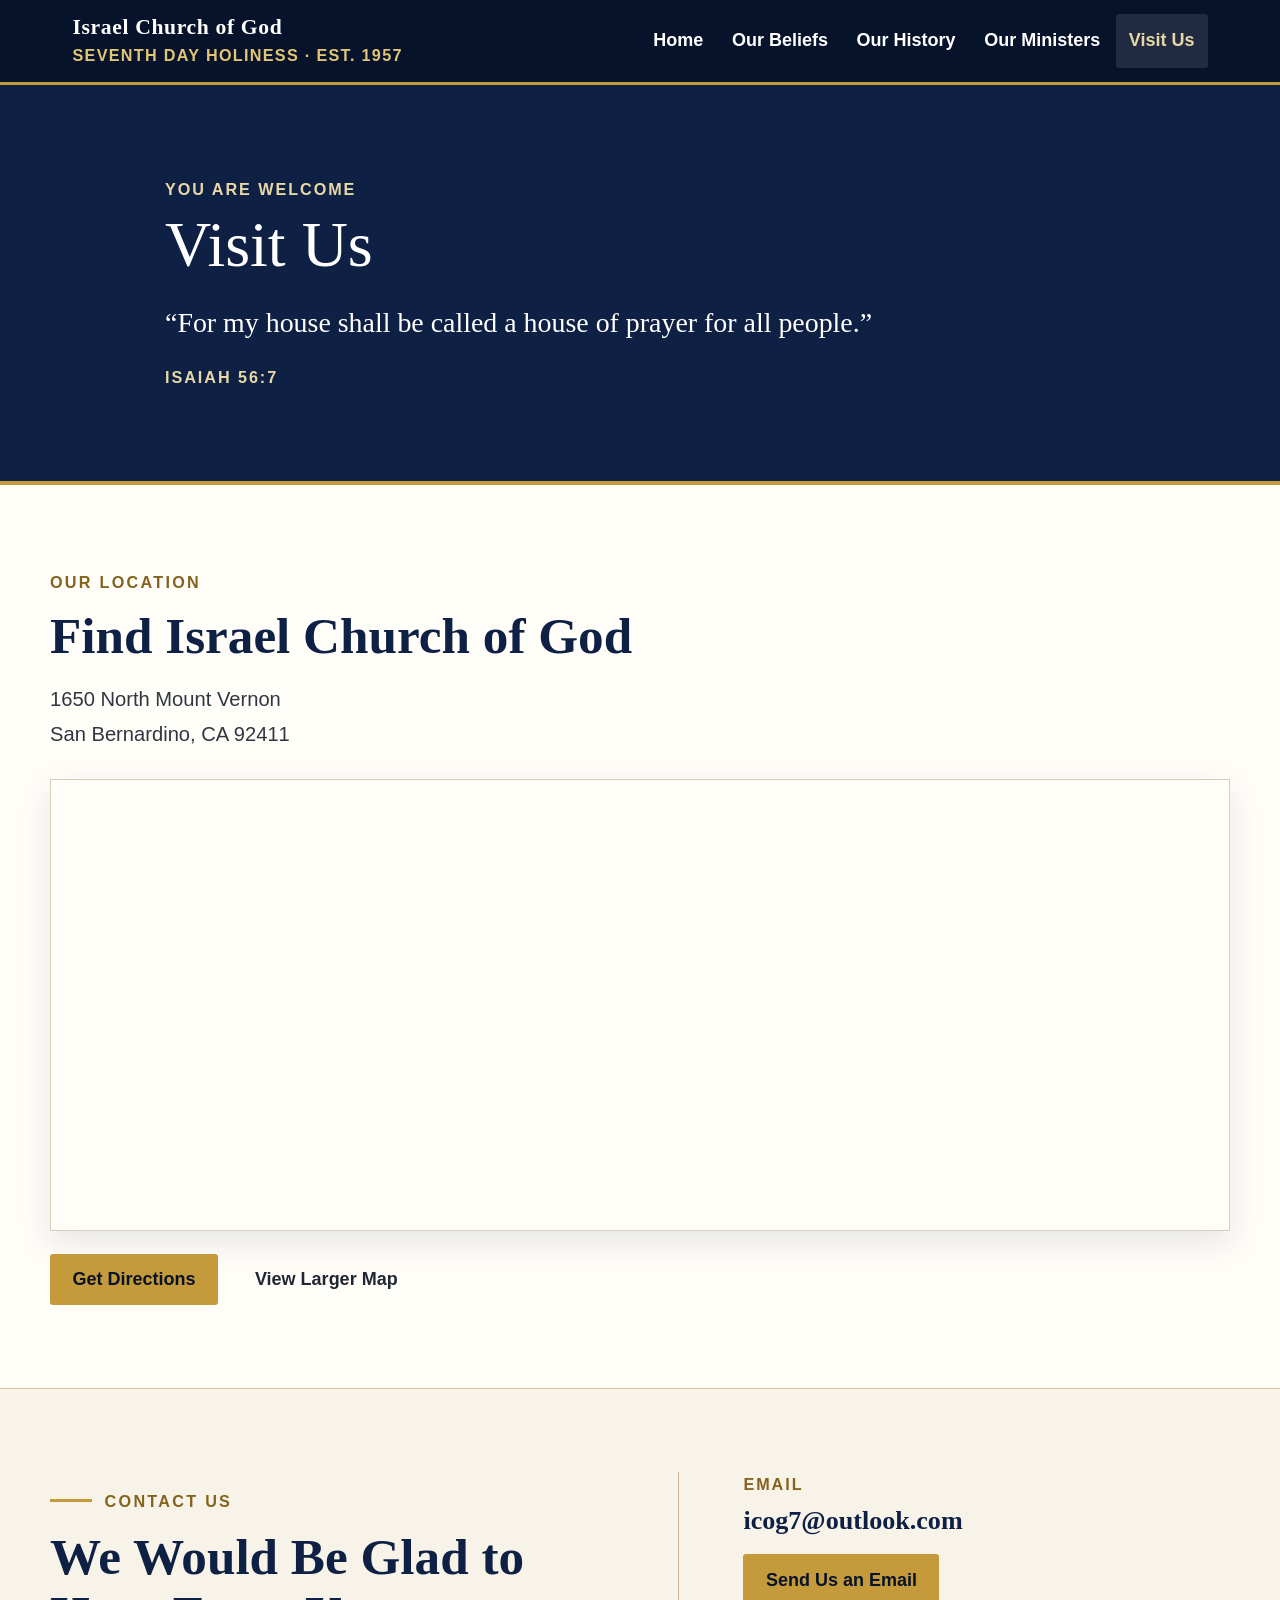
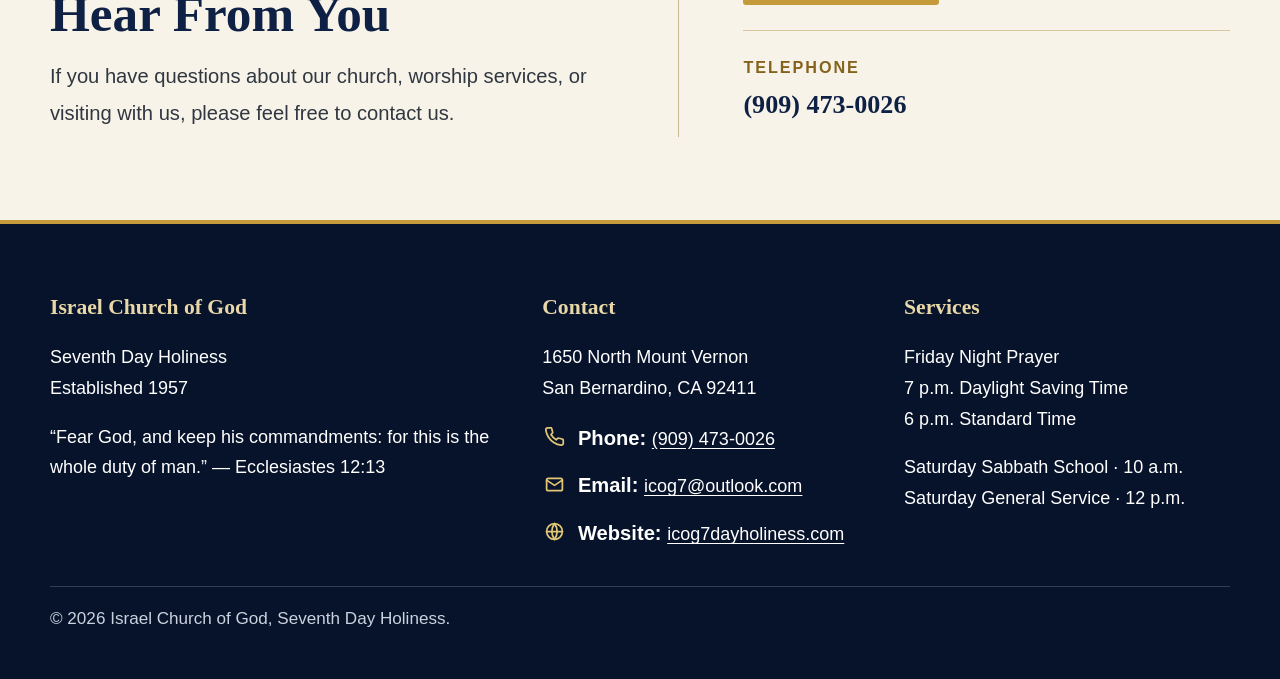
<file: visit.html>
<!doctype html>
<html lang="en">

<head>
<meta charset="utf-8">
<meta name="viewport" content="width=device-width,initial-scale=1">

<title>Visit Us | Israel Church of God</title>

<meta
  name="description"
  content="Visit Israel Church of God, Seventh Day Holiness, in San Bernardino, California."
>

<link rel="stylesheet" href="assets/styles.css">

<link
  rel="icon"
  href="assets/images/church-icon.svg"
  type="image/svg+xml"
>

<style>

  /* =========================================================
     LOW-VISION ACCESSIBILITY BASE
  ========================================================= */

  html {
    font-size:18px;
  }

  body {
    font-size:1.12rem;
    line-height:1.75;
  }

  p,
  li {
    line-height:1.75;
  }

  a {
    text-underline-offset:.18em;
  }

  nav a {
    font-size:1rem !important;
    font-weight:700;
  }

  .btn {
    min-height:48px;
    padding:.8rem 1.25rem !important;
    font-size:1rem !important;
    font-weight:700;
    line-height:1.25;
  }

  /* =========================================================
     HEADER
  ========================================================= */

  .brand {
    display:flex;
    align-items:center;
  }

  .brand strong {
    display:block;
    color:#ffffff !important;
    font-size:1.2rem;
    line-height:1.2;
  }

  .brand span {
    display:block;
    margin-top:.2rem;
    color:#e2c675 !important;
    font-size:.9rem;
    font-weight:bold;
    letter-spacing:.08em;
    line-height:1.4;
  }

  .menu-btn {
    min-height:48px;
    padding:.65rem 1rem;
    font-size:1rem !important;
  }

  /* =========================================================
     PAGE HERO
  ========================================================= */

  .page-hero .eyebrow {
    font-size:.9rem !important;
    font-weight:800;
    letter-spacing:.12em;
  }

  .page-hero h1 {
    line-height:1.08;
  }

  /* =========================================================
     HERO SCRIPTURE
  ========================================================= */

  .visit-hero-scripture {
    max-width:760px;
    margin:1.1rem 0 0;
    color:inherit;
    font-family:Georgia, "Times New Roman", serif;
    font-size:clamp(1.2rem,2.3vw,1.55rem);
    line-height:1.75;
  }

  .visit-hero-scripture cite {
    display:block;
    margin-top:.8rem;
    color:#e8d7a7;
    font-family:Arial, Helvetica, sans-serif;
    font-size:.9rem;
    font-style:normal;
    font-weight:800;
    letter-spacing:.12em;
    text-transform:uppercase;
  }

  /* =========================================================
     MAP
  ========================================================= */

  .map-section {
    background:#fffdf8;
  }

  .map-heading {
    margin-bottom:1.5rem;
  }

  .map-heading .eyebrow-text {
    margin-bottom:.6rem;
    color:#85631e;
    font-size:.9rem;
    font-weight:800;
    letter-spacing:.14em;
    text-transform:uppercase;
  }

  .map-heading h2 {
    margin:0;
    color:#0f2045;
    font-size:clamp(2rem,4vw,3rem);
    line-height:1.15;
  }

  .map-heading p {
    margin:.9rem 0 0;
    color:#303741;
    font-size:1.12rem;
    line-height:1.75;
  }

  .map-frame {
    overflow:hidden;
    border:1px solid #d7cfbc;
    box-shadow:0 12px 30px rgba(15,32,69,.10);
  }

  .map-frame iframe {
    display:block;
    width:100%;
    height:450px;
    border:0;
  }

  .map-actions {
    display:flex;
    flex-wrap:wrap;
    gap:.8rem;
    margin-top:1.25rem;
  }

  /* =========================================================
     CONTACT US
  ========================================================= */

  .contact-us-section {
    background:#f7f3e8;
    border-top:1px solid #d8c79e;
  }

  .contact-us-inner {
    display:grid;
    grid-template-columns:1fr 1fr;
    gap:clamp(2rem,6vw,5rem);
    align-items:center;
  }

  .contact-us-label {
    display:inline-flex;
    align-items:center;
    gap:.7rem;
    margin-bottom:.8rem;
    color:#85631e;
    font-size:.9rem;
    font-weight:800;
    letter-spacing:.14em;
    text-transform:uppercase;
  }

  .contact-us-label::before {
    content:"";
    width:42px;
    height:3px;
    background:#c59a3b;
  }

  .contact-us-copy h2 {
    margin:0 0 .9rem;
    color:#0f2045;
    font-size:clamp(2.2rem,4vw,3.3rem);
    line-height:1.1;
  }

  .contact-us-copy p {
    max-width:620px;
    margin:0;
    color:#303741;
    font-size:1.12rem;
    line-height:1.8;
  }

  .contact-methods {
    padding-left:clamp(2rem,5vw,4rem);
    border-left:1px solid #c9b98f;
  }

  .contact-method {
    padding:1.35rem 0;
    border-bottom:1px solid #d8c79e;
  }

  .contact-method:first-child {
    padding-top:0;
  }

  .contact-method:last-child {
    padding-bottom:0;
    border-bottom:0;
  }

  .contact-method small {
    display:block;
    margin-bottom:.4rem;
    color:#85631e;
    font-size:.9rem;
    font-weight:800;
    letter-spacing:.12em;
    line-height:1.5;
    text-transform:uppercase;
  }

  .contact-method strong {
    display:block;
    margin-bottom:.8rem;
    color:#0f2045;
    font-family:Georgia, "Times New Roman", serif;
    font-size:1.45rem;
    line-height:1.4;
  }

  /* =========================================================
     FOOTER ACCESSIBILITY
  ========================================================= */

  footer h3 {
    font-size:1.2rem !important;
    line-height:1.3;
  }

  footer p,
  footer a {
    font-size:1rem !important;
    line-height:1.7;
  }

  .copyright {
    font-size:.95rem !important;
    line-height:1.6;
  }

  /* =========================================================
     FOOTER CONTACT ITEMS
  ========================================================= */

  .footer-contact-list {
    display:flex;
    flex-direction:column;
    gap:.85rem;
    margin-top:1rem;
  }

  .footer-contact-item {
    display:flex;
    align-items:flex-start;
    gap:.65rem;
    line-height:1.6;
  }

  .footer-contact-icon {
    display:inline-flex;
    width:24px;
    height:24px;
    flex:0 0 24px;
    align-items:center;
    justify-content:center;
    margin-top:.15rem;
    color:#e2c675;
  }

  .footer-contact-icon svg {
    display:block;
    width:21px;
    height:21px;
    fill:none;
    stroke:currentColor;
    stroke-width:2;
    stroke-linecap:round;
    stroke-linejoin:round;
  }

  .footer-contact-text {
    min-width:0;
  }

  .footer-contact-label {
    color:#ffffff;
    font-weight:800;
  }

  .footer-contact-item a {
    overflow-wrap:anywhere;
  }

  /* =========================================================
     FOCUS VISIBILITY
  ========================================================= */

  a:focus-visible,
  button:focus-visible {
    outline:3px solid #f1c75b;
    outline-offset:4px;
  }

  /* =========================================================
     RESPONSIVE
  ========================================================= */

  @media (max-width:850px) {

    .contact-us-inner {
      grid-template-columns:1fr;
    }

    .contact-methods {
      padding-top:2rem;
      padding-left:0;
      border-top:1px solid #c9b98f;
      border-left:0;
    }

  }

  @media (max-width:600px) {

    .map-frame iframe {
      height:360px;
    }

  }

  @media (max-width:560px) {

    html {
      font-size:17px;
    }

    .brand strong {
      color:#ffffff !important;
      font-size:1.08rem;
    }

    .brand span {
      font-size:.88rem;
      letter-spacing:.06em;
    }

    .visit-hero-scripture {
      font-size:1.2rem;
    }

    .map-heading p,
    .contact-us-copy p {
      font-size:1.12rem;
    }

    footer p,
    footer a {
      font-size:1rem !important;
    }

  }

</style>
</head>

<body>

<a class="skip" href="#main">
Skip to main content
</a>

<header>

<div class="header-inner">

<a class="brand" href="index.html">

<div>

<strong>
Israel Church of God
</strong>

<span>
SEVENTH DAY HOLINESS · EST. 1957
</span>

</div>

</a>

<button
  class="menu-btn"
  type="button"
  aria-expanded="false"
>
Menu
</button>

<nav aria-label="Primary navigation">

<ul>

<li>
<a href="index.html">
Home
</a>
</li>

<li>
<a href="beliefs.html">
Our Beliefs
</a>
</li>

<li>
<a href="history.html">
Our History
</a>
</li>

<li>
<a href="ministers.html">
Our Ministers
</a>
</li>

<li>
<a href="visit.html" aria-current="page">
Visit Us
</a>
</li>

</ul>

</nav>

</div>

</header>

<main id="main">

<!-- PAGE HERO -->

<section class="page-hero">

<div class="container">

<div class="eyebrow">
You Are Welcome
</div>

<h1>
Visit Us
</h1>

<blockquote class="visit-hero-scripture">

“For my house shall be called a house of prayer for all people.”

<cite>
Isaiah 56:7
</cite>

</blockquote>

</div>

</section>

<!-- LOCATION -->

<section class="section map-section">

<div class="container">

<div class="map-heading">

<div class="eyebrow-text">
Our Location
</div>

<h2>
Find Israel Church of God
</h2>

<p>
1650 North Mount Vernon<br>
San Bernardino, CA 92411
</p>

</div>

<div class="map-frame">

<iframe
  src="https://www.google.com/maps?q=1650+North+Mount+Vernon+San+Bernardino+CA+92411&output=embed"
  loading="lazy"
  referrerpolicy="no-referrer-when-downgrade"
  title="Map showing Israel Church of God in San Bernardino"
></iframe>

</div>

<div class="map-actions">

<a
  class="btn btn-gold"
  href="https://www.google.com/maps/dir/?api=1&destination=1650+North+Mount+Vernon+San+Bernardino+CA+92411"
  target="_blank"
  rel="noopener"
>
Get Directions
</a>

<a
  class="btn"
  href="https://www.google.com/maps/search/?api=1&query=1650+North+Mount+Vernon+San+Bernardino+CA+92411"
  target="_blank"
  rel="noopener"
>
View Larger Map
</a>

</div>

</div>

</section>

<!-- CONTACT US -->

<section class="section contact-us-section">

<div class="container">

<div class="contact-us-inner">

<div class="contact-us-copy">

<div class="contact-us-label">
Contact Us
</div>

<h2>
We Would Be Glad to Hear From You
</h2>

<p>
If you have questions about our church, worship services, or
visiting with us, please feel free to contact us.
</p>

</div>

<div class="contact-methods">

<div class="contact-method">

<small>
Email
</small>

<strong>
icog7@outlook.com
</strong>

<a
  class="btn btn-gold"
  href="mailto:icog7@outlook.com"
>
Send Us an Email
</a>

</div>

<div class="contact-method">

<small>
Telephone
</small>

<strong>
(909) 473-0026
</strong>

</div>

</div>

</div>

</div>

</section>

</main>

<footer>

<div class="footer-grid">

<div>

<h3>
Israel Church of God
</h3>

<p>
Seventh Day Holiness<br>
Established 1957
</p>

<p>
“Fear God, and keep his commandments: for this is the whole
duty of man.” — Ecclesiastes 12:13
</p>

</div>

<div>

<h3>
Contact
</h3>

<p>
1650 North Mount Vernon<br>
San Bernardino, CA 92411
</p>

<div class="footer-contact-list">

<!-- PHONE -->

<div class="footer-contact-item">

<span
  class="footer-contact-icon"
  aria-hidden="true"
>

<svg viewBox="0 0 24 24">
  <path d="M22 16.92v3a2 2 0 0 1-2.18 2 19.79 19.79 0 0 1-8.63-3.07 19.5 19.5 0 0 1-6-6A19.79 19.79 0 0 1 2.12 4.18 2 2 0 0 1 4.11 2h3a2 2 0 0 1 2 1.72c.12.9.33 1.78.62 2.63a2 2 0 0 1-.45 2.11L8 9.73a16 16 0 0 0 6 6l1.27-1.27a2 2 0 0 1 2.11-.45c.85.29 1.73.5 2.63.62A2 2 0 0 1 22 16.92z"/>
</svg>

</span>

<div class="footer-contact-text">

<span class="footer-contact-label">
Phone:
</span>

<a href="tel:+19094730026">
(909) 473-0026
</a>

</div>

</div>

<!-- EMAIL -->

<div class="footer-contact-item">

<span
  class="footer-contact-icon"
  aria-hidden="true"
>

<svg viewBox="0 0 24 24">
  <rect x="3" y="5" width="18" height="14" rx="2"/>
  <path d="m3 7 9 6 9-6"/>
</svg>

</span>

<div class="footer-contact-text">

<span class="footer-contact-label">
Email:
</span>

<a href="mailto:icog7@outlook.com">
icog7@outlook.com
</a>

</div>

</div>

<!-- WEBSITE -->

<div class="footer-contact-item">

<span
  class="footer-contact-icon"
  aria-hidden="true"
>

<svg viewBox="0 0 24 24">
  <circle cx="12" cy="12" r="9"/>
  <path d="M3 12h18"/>
  <path d="M12 3a15 15 0 0 1 0 18"/>
  <path d="M12 3a15 15 0 0 0 0 18"/>
</svg>

</span>

<div class="footer-contact-text">

<span class="footer-contact-label">
Website:
</span>

<a
  href="https://icog7dayholiness.com"
  target="_blank"
  rel="noopener"
>
icog7dayholiness.com
</a>

</div>

</div>

</div>

</div>

<div>

<h3>
Services
</h3>

<p>
Friday Night Prayer<br>
7 p.m. Daylight Saving Time<br>
6 p.m. Standard Time
</p>

<p>
Saturday Sabbath School · 10 a.m.<br>
Saturday General Service · 12 p.m.
</p>

</div>

</div>

<div class="copyright">
© <span data-year></span>
Israel Church of God, Seventh Day Holiness.
</div>

</footer>

<script src="assets/script.js"></script>

</body>
</html>
</file>
<file: assets/styles.css>
:root{
  --navy:#0f2045;--navy2:#07132b;--gold:#c59a3b;--gold2:#e8d7a7;
  --cream:#f7f3e8;--paper:#fffdf8;--ink:#202632;--muted:#6c7480;--line:#ddd5c3;
  --max:1180px;
}
*{box-sizing:border-box} html{scroll-behavior:smooth}
body{margin:0;font-family:Arial,Helvetica,sans-serif;background:var(--paper);color:var(--ink);line-height:1.65}
img{max-width:100%;display:block} a{color:inherit}
.skip{position:absolute;left:-9999px}.skip:focus{left:1rem;top:1rem;background:#fff;padding:.6rem 1rem;z-index:999}
header{position:sticky;top:0;z-index:50;background:var(--navy2);color:#fff;border-bottom:3px solid var(--gold)}
.header-inner{max-width:var(--max);margin:auto;padding:.75rem 1.25rem;display:flex;align-items:center;justify-content:space-between;gap:1.25rem}
.brand{display:flex;align-items:center;gap:.75rem;text-decoration:none}
.brand img{width:58px;height:46px;background:#fff;border-radius:4px;padding:3px}
.brand strong{font-family:Georgia,serif;font-size:1.05rem;letter-spacing:.03em}
.brand span{display:block;color:var(--gold2);font-size:.68rem;letter-spacing:.15em;margin-top:.15rem}
.menu-btn{display:none;background:transparent;border:1px solid rgba(255,255,255,.5);color:white;padding:.5rem .75rem;border-radius:4px}
nav ul{list-style:none;display:flex;gap:.15rem;margin:0;padding:0}
nav a{display:block;text-decoration:none;padding:.65rem .72rem;border-radius:3px;font-size:.88rem}
nav a:hover,nav a[aria-current="page"]{background:rgba(255,255,255,.1);color:var(--gold2)}
.hero{min-height:620px;display:grid;align-items:center;color:white;background:
linear-gradient(90deg,rgba(7,19,43,.95),rgba(7,19,43,.78) 42%,rgba(7,19,43,.22) 75%,rgba(7,19,43,.08)),
url('images/hero.jpg') center/cover no-repeat}
.hero-inner{max-width:var(--max);width:100%;margin:auto;padding:5rem 1.25rem}
.eyebrow{text-transform:uppercase;letter-spacing:.18em;color:var(--gold2);font-size:.77rem;font-weight:bold}
h1,h2,h3{font-family:Georgia,'Times New Roman',serif}
.hero h1{font-size:clamp(2.8rem,6vw,5.5rem);line-height:1.03;margin:.7rem 0 1rem;max-width:760px;font-weight:normal}
.hero p{font-family:Georgia,serif;font-size:1.2rem;max-width:680px}
.actions{display:flex;gap:.8rem;flex-wrap:wrap;margin-top:1.5rem}
.btn{display:inline-block;text-decoration:none;padding:.8rem 1.15rem;border-radius:3px;font-weight:bold}
.btn-gold{background:var(--gold);color:var(--navy2)} .btn-line{border:1px solid #fff;color:#fff}
.section{padding:4.6rem 1.25rem}.container{max-width:var(--max);margin:auto}
.section-head{max-width:760px;margin-bottom:2rem}
.section-head h2{font-size:clamp(2rem,4vw,3.1rem);margin:.2rem 0;color:var(--navy)}
.section-head p{color:var(--muted)}
.feature-grid{display:grid;grid-template-columns:repeat(4,1fr);gap:1rem}
.feature{background:var(--navy);color:white;padding:1.6rem;border-top:4px solid var(--gold)}
.feature h3{margin:.4rem 0}.feature .mark{font-size:1.8rem;color:var(--gold2)}
.schedule{background:var(--cream)}
.schedule-grid{display:grid;grid-template-columns:repeat(3,1fr);gap:1rem}
.card{background:white;border:1px solid var(--line);padding:1.5rem}
.schedule-card{text-align:center}
.schedule-card strong{font-family:Georgia,serif;color:var(--navy);font-size:1.2rem;display:block}
.schedule-card .time{font-size:1.35rem;color:var(--gold);font-weight:bold;margin:.35rem 0}
.split{display:grid;grid-template-columns:1.05fr .95fr;gap:3rem;align-items:center}
.split img{border:8px solid #fff;box-shadow:0 14px 32px rgba(15,32,69,.16)}
.page-hero{background:var(--navy);color:#fff;padding:5rem 1.25rem;border-bottom:4px solid var(--gold)}
.page-hero .container{max-width:950px}.page-hero h1{font-size:clamp(2.6rem,5vw,4.6rem);font-weight:normal;margin:.4rem 0}
.beliefs{display:grid;grid-template-columns:repeat(2,1fr);gap:1rem}
.belief h3{color:var(--navy);margin-top:0}
.placeholder{min-height:330px;display:grid;place-items:center;text-align:center;border:2px dashed #b9b09c;background:linear-gradient(135deg,#e9e4d7,#fbf8ef);color:#6f685e;padding:2rem}
.timeline{border-left:3px solid var(--gold);padding-left:1.5rem}.timeline article{margin-bottom:2rem}.timeline h3{color:var(--navy)}
.ministers{display:grid;grid-template-columns:repeat(12,1fr);gap:1rem}
.minister{grid-column:span 4;background:white;border:1px solid var(--line);padding:1.25rem;text-align:center}
.minister.top{grid-column:span 6}
.avatar{width:110px;height:110px;border-radius:50%;margin:0 auto 1rem;background:var(--cream);border:3px solid var(--gold);display:grid;place-items:center}
.avatar svg{width:66px;height:66px;color:var(--navy)}
.minister h3{margin:.3rem 0;color:var(--navy)}.minister p{margin:0;color:var(--gold);font-weight:bold;text-transform:uppercase;letter-spacing:.08em;font-size:.78rem}
.contact-grid{display:grid;grid-template-columns:.85fr 1.15fr;gap:2rem}
.contact-box{background:var(--navy);color:#fff;padding:2rem;border-top:5px solid var(--gold)}
.contact-box h2{color:#fff;margin-top:0}.contact-list{list-style:none;padding:0;margin:1rem 0}.contact-list li{margin:.85rem 0}
form{display:grid;gap:1rem}label{font-weight:bold;color:var(--navy)}
input,textarea{width:100%;padding:.8rem;border:1px solid #bbb;background:#fff;font:inherit}textarea{min-height:145px}
.notice{font-size:.86rem;color:var(--muted)}
footer{background:var(--navy2);color:#fff;padding:2.6rem 1.25rem;border-top:4px solid var(--gold)}
.footer-grid{max-width:var(--max);margin:auto;display:grid;grid-template-columns:1.4fr 1fr 1fr;gap:2rem}
.footer-grid h3{color:var(--gold2)}.copyright{max-width:var(--max);margin:2rem auto 0;padding-top:1rem;border-top:1px solid rgba(255,255,255,.18);font-size:.85rem;color:#cbd2df}
@media(max-width:900px){
 .menu-btn{display:block} nav{display:none;width:100%} nav.open{display:block}.header-inner{flex-wrap:wrap}nav ul{flex-direction:column}
 .feature-grid,.schedule-grid,.beliefs{grid-template-columns:1fr 1fr}.split,.contact-grid{grid-template-columns:1fr}
 .ministers{grid-template-columns:1fr 1fr}.minister,.minister.top{grid-column:span 1}.footer-grid{grid-template-columns:1fr}
}
@media(max-width:560px){
 .feature-grid,.schedule-grid,.beliefs,.ministers{grid-template-columns:1fr}
 .hero{min-height:570px;background:linear-gradient(rgba(7,19,43,.86),rgba(7,19,43,.8)),url('images/hero.jpg') 52% center/cover no-repeat}
 .section{padding:3.3rem 1rem}
}
</file>
